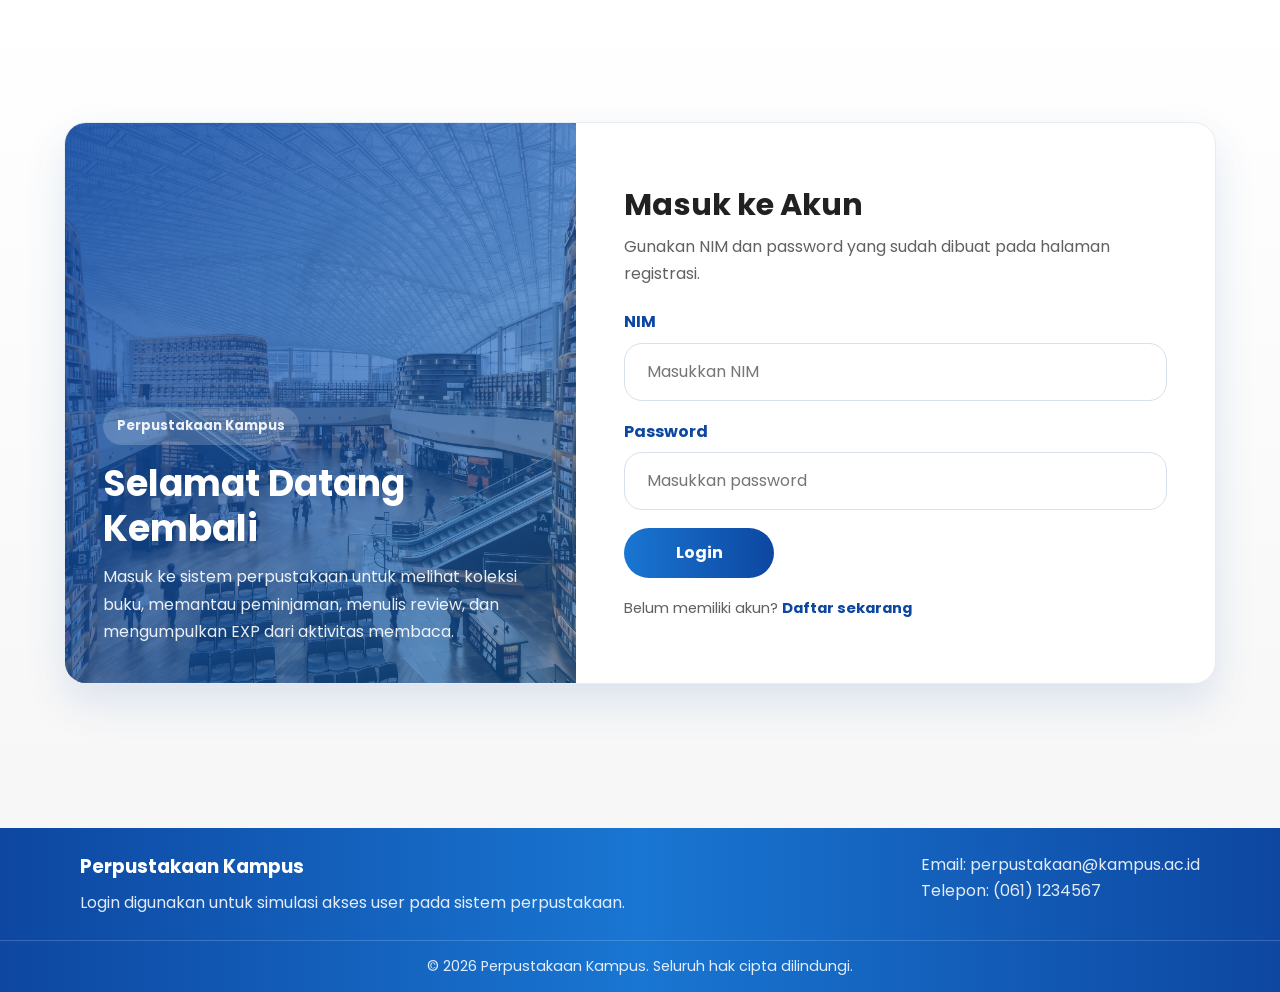
<file: index.html>
<!DOCTYPE html>
<html lang="id">
  <head>
    <meta charset="UTF-8" />
    <meta name="viewport" content="width=device-width, initial-scale=1.0" />
    <title>Website Perpustakaan Kampus</title>

    <link rel="preconnect" href="https://fonts.googleapis.com" />
    <link rel="preconnect" href="https://fonts.gstatic.com" crossorigin />
    <link
      href="https://fonts.googleapis.com/css2?family=Poppins:wght@400;500;600;700&display=swap"
      rel="stylesheet"
    />
    <link rel="icon" type="image/png" href="image/logo.png" />
    <link rel="stylesheet" href="style/style.css" />
    <script>
      // mengarahkan halaman login
      if (!localStorage.getItem("akunLoginPerpustakaan")) {
        window.location.replace("page/login.html");
      }
    </script>
  </head>
  <body>
    <header class="site-header">
      <div class="container nav-wrapper">
        <input type="checkbox" id="nav-check-index" class="nav-check" />

        <nav class="navbar">
          <label
            for="nav-check-index"
            class="nav-toggle"
            aria-label="Buka menu navigasi"
          >
            <span></span>
            <span></span>
            <span></span>
          </label>

          <a href="index.html" class="logo">Perpustakaan Kampus</a>

          <ul class="nav-menu nav-menu-main">
            <li><a href="index.html" class="active">Beranda</a></li>
            <li><a href="./page/koleksi.html">Koleksi</a></li>
            <li><a href="./page/peminjaman.html">Peminjaman</a></li>
          </ul>

          <ul class="nav-menu nav-menu-actions">
            <li>
              <button
                type="button"
                class="nav-icon-link"
                id="btnNotif"
                title="Notifikasi"
                aria-label="Buka notifikasi"
              >
                <span class="nav-svg-icon">
                  <svg xmlns="http://www.w3.org/2000/svg" viewBox="0 0 640 640">
                    <path
                      d="M320 64C306.7 64 296 74.7 296 88L296 97.7C214.6 109.3 152 179.4 152 264L152 278.5C152 316.2 142 353.2 123 385.8L101.1 423.2C97.8 429 96 435.5 96 442.2C96 463.1 112.9 480 133.8 480L506.2 480C527.1 480 544 463.1 544 442.2C544 435.5 542.2 428.9 538.9 423.2L517 385.7C498 353.1 488 316.1 488 278.4L488 263.9C488 179.3 425.4 109.2 344 97.6L344 87.9C344 74.6 333.3 63.9 320 63.9zM488.4 432L151.5 432L164.4 409.9C187.7 370 200 324.6 200 278.5L200 264C200 197.7 253.7 144 320 144C386.3 144 440 197.7 440 264L440 278.5C440 324.7 452.3 370 475.5 409.9L488.4 432zM252.1 528C262 556 288.7 576 320 576C351.3 576 378 556 387.9 528L252.1 528z"
                    />
                  </svg>
                </span>
                <span class="notif-badge" id="notifBadge">0</span>
              </button>
            </li>

            <li>
              <a
                href="page/profile.html"
                class="nav-icon-link"
                title="Profile"
                aria-label="Buka profile"
              >
                <span class="nav-svg-icon">
                  <svg xmlns="http://www.w3.org/2000/svg" viewBox="0 0 640 640">
                    <path
                      d="M320 312C386.3 312 440 258.3 440 192C440 125.7 386.3 72 320 72C253.7 72 200 125.7 200 192C200 258.3 253.7 312 320 312zM290.3 368C191.8 368 112 447.8 112 546.3C112 562.7 125.3 576 141.7 576L498.3 576C514.7 576 528 562.7 528 546.3C528 447.8 448.2 368 349.7 368L290.3 368z"
                    />
                  </svg>
                </span>
              </a>
            </li>
          </ul>
        </nav>
      </div>
    </header>

    <div class="notif-overlay" id="notifOverlay"></div>

    <section class="notif-popup" id="notifPopup" aria-label="Popup notifikasi">
      <div class="notif-header">
        <div>
          <p class="notif-label">Notifikasi</p>
          <h2>Notifikasi</h2>
        </div>

        <button
          type="button"
          id="btnRefreshNotif"
          class="notif-refresh"
          aria-label="Muat ulang notifikasi"
        >
          ↻
        </button>
      </div>

      <div class="notif-tabs">
        <button type="button" class="notif-tab active" data-filter="semua">
          Semua
        </button>

        <button type="button" class="notif-tab" data-filter="belum">
          Belum Dibaca
        </button>
      </div>

      <!--  menampilkan notifikasi -->
      <div class="notif-list" id="notifList">
        <p class="notif-empty">Tidak ada notifikasi</p>
      </div>
    </section>

    <main>
      <section class="hero-slider">
        <div class="container">
          <div class="slider-card">
            <div class="slider-content">
              <p class="slider-label">Perpustakaan Kampus</p>

              <h1 id="sliderJudul">Selamat Datang di Perpustakaan Kampus</h1>

              <p id="sliderDeskripsi">
                Temukan buku akademik, teknologi, jurnal, dan bacaan pilihan
                dengan lebih mudah.
              </p>

              <div class="slider-actions">
                <a
                  href="page/koleksi.html"
                  class="btn-primary"
                  id="sliderTombol"
                >
                  Lihat Koleksi
                </a>

                <div class="slider-controls">
                  <button
                    type="button"
                    class="slider-control"
                    id="sliderPrev"
                    aria-label="Slide sebelumnya"
                  >
                    ‹
                  </button>

                  <button
                    type="button"
                    class="slider-control"
                    id="sliderNext"
                    aria-label="Slide berikutnya"
                  >
                    ›
                  </button>
                </div>
              </div>

              <div id="sliderIndikator" class="slider-dots"></div>
            </div>

            <div class="slider-image">
              <img
                src="image/pemrograman web dasar.png"
                alt="Banner Perpustakaan Kampus"
                id="sliderGambar"
              />
            </div>
          </div>
        </div>
      </section>

      <section class="hero">
        <div class="container">
          <div class="hero-content">
            <p class="hero-label">Cari Koleksi Buku</p>

            <h1>Temukan Buku yang Dibutuhkan dengan Lebih Mudah</h1>

            <p class="hero-text">
              Gunakan pencarian dan kategori untuk menemukan buku yang sesuai
              sebelum mengajukan peminjaman.
            </p>

            <form class="search-box">
              <input
                type="search"
                placeholder="Cari judul buku atau nama penulis..."
              />
              <button type="submit">Cari</button>
            </form>

            <div class="category-list">
              <span class="category active">Semua</span>
              <span class="category">Teknologi</span>
              <span class="category">Akademik</span>
              <span class="category">Desain</span>
              <span class="category">Informatika</span>
              <span class="category">Jurnal</span>
              <span class="category">Non-Fiksi</span>
            </div>
          </div>
        </div>
      </section>

      <section class="info-section">
        <div class="container">
          <div class="info-box">
            <div class="info-text">
              <p class="section-label">Informasi Singkat</p>
              <h2>Layanan Perpustakaan Kampus</h2>
              <p>
                Website ini membantu mahasiswa melihat koleksi buku, membaca
                ringkasan buku, mengajukan peminjaman, serta memantau status
                peminjaman secara sederhana.
              </p>
            </div>

            <div class="info-stats">
              <div class="stat-item">
                <h3>120+</h3>
                <p>Total Buku</p>
              </div>

              <div class="stat-item">
                <h3>84</h3>
                <p>Tersedia</p>
              </div>

              <div class="stat-item">
                <h3>36</h3>
                <p>Dipinjam</p>
              </div>

              <div class="stat-item">
                <h3>8</h3>
                <p>Kategori</p>
              </div>
            </div>
          </div>
        </div>
      </section>

      <section class="book-section">
        <div class="container">
          <div class="section-header">
            <div>
              <p class="section-label">Koleksi Buku</p>
              <h2>Buku Terbaru</h2>
            </div>

            <a href="page/koleksi.html" class="section-link">Lihat Semua</a>
          </div>

          <!-- menampilkan data buku -->
          <div class="book-grid" id="bookTerbaru"></div>
        </div>
      </section>

      <section class="book-section">
        <div class="container">
          <div class="section-header">
            <div>
              <p class="section-label">Rekomendasi</p>
              <h2>Pilihan Bacaan</h2>
            </div>

            <a href="page/koleksi.html" class="section-link">Lihat Semua</a>
          </div>

          <div class="book-grid" id="bookRekomendasi"></div>
        </div>
      </section>

      <section class="info-section">
        <div class="container">
          <div class="info-box">
            <div class="info-text">
              <h2>Kumpulkan EXP dari Aktivitas Membaca</h2>
              <p>
                Mahasiswa yang aktif meminjam buku dan mengunjungi perpustakaan
                dapat memperoleh EXP. Setelah mencapai level tertentu, user
                berkesempatan mengikuti program reward dari perpustakaan.
              </p>

              <div class="form-actions mt-16">
                <a href="page/profile.html" class="btn-primary"
                  >Lihat Profile</a
                >
                <a href="page/peminjaman.html" class="btn-secondary">
                  Ajukan Peminjaman
                </a>
              </div>
            </div>

            <div class="info-stats">
              <div class="stat-item">
                <h3>+10</h3>
                <p>EXP Peminjaman</p>
              </div>

              <div class="stat-item">
                <h3>+20</h3>
                <p>EXP Pengembalian</p>
              </div>

              <div class="stat-item">
                <h3>+5</h3>
                <p>EXP Kunjungan</p>
              </div>

              <div class="stat-item">
                <h3>Lv.10</h3>
                <p>Reward Aktif</p>
              </div>
            </div>
          </div>
        </div>
      </section>
    </main>

    <footer class="site-footer">
      <div class="container footer-content">
        <div>
          <h3>Perpustakaan Kampus</h3>
          <p>
            Website informasi koleksi buku, layanan peminjaman, dan aktivitas
            perpustakaan kampus.
          </p>
        </div>

        <div>
          <p>Email: perpustakaan@kampus.ac.id</p>
          <p>Telepon: (061) 1234567</p>
        </div>
      </div>

      <div class="footer-bottom">
        <p>&copy; 2026 Perpustakaan Kampus. Seluruh hak cipta dilindungi.</p>
      </div>
    </footer>

    <script src="js/data.js"></script>
    <script src="js/scripts.js"></script>
  </body>
</html>
</file>
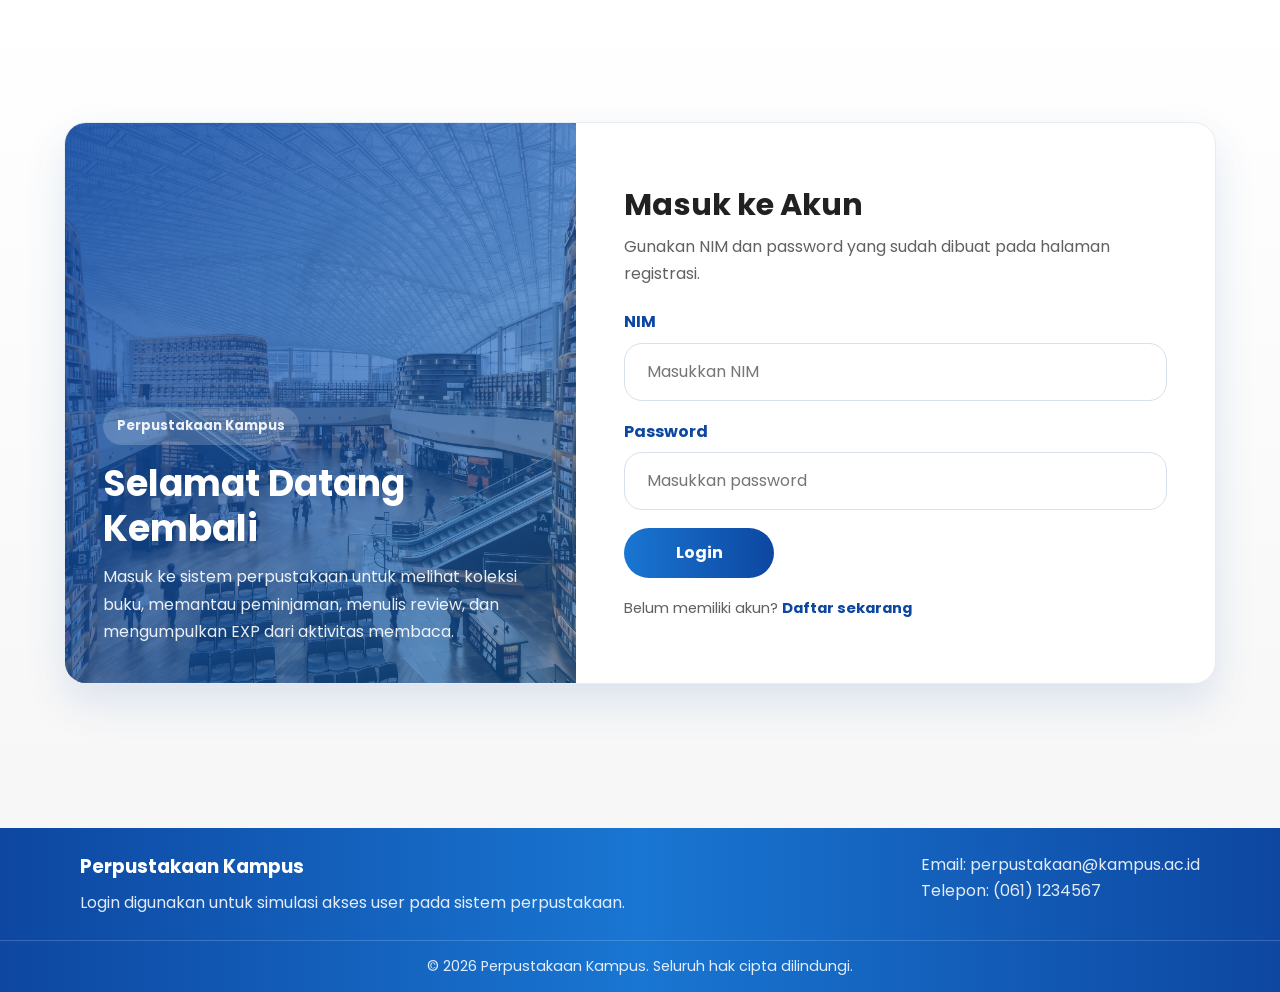
<file: page/detailbuku.html>
<!DOCTYPE html>
<html lang="id">
  <head>
    <meta charset="UTF-8" />
    <meta name="viewport" content="width=device-width, initial-scale=1.0" />
    <title>Detail Buku | Perpustakaan Kampus</title>

    <link rel="preconnect" href="https://fonts.googleapis.com" />
    <link rel="preconnect" href="https://fonts.gstatic.com" crossorigin />
    <link
      href="https://fonts.googleapis.com/css2?family=Poppins:wght@400;500;600;700&display=swap"
      rel="stylesheet"
    />
    <link rel="icon" type="image/png" href="../image/logo.png" />
    <link rel="stylesheet" href="../style/style.css" />
  </head>
  <body>
    <header class="site-header">
      <div class="container nav-wrapper">
        <input type="checkbox" id="nav-check-detail" class="nav-check" />

        <nav class="navbar">
          <label
            for="nav-check-detail"
            class="nav-toggle"
            aria-label="Buka menu navigasi"
          >
            <span></span>
            <span></span>
            <span></span>
          </label>

          <a href="../index.html" class="logo">Perpustakaan Kampus</a>

          <ul class="nav-menu nav-menu-main">
            <li><a href="../index.html">Beranda</a></li>
            <li><a href="koleksi.html" class="active">Koleksi</a></li>
            <li><a href="peminjaman.html">Peminjaman</a></li>
          </ul>

          <ul class="nav-menu nav-menu-actions">
            <li>
              <button
                type="button"
                class="nav-icon-link"
                id="btnNotif"
                title="Notifikasi"
                aria-label="Buka notifikasi"
              >
                <span class="nav-svg-icon">
                  <svg xmlns="http://www.w3.org/2000/svg" viewBox="0 0 640 640">
                    <path
                      d="M320 64C306.7 64 296 74.7 296 88L296 97.7C214.6 109.3 152 179.4 152 264L152 278.5C152 316.2 142 353.2 123 385.8L101.1 423.2C97.8 429 96 435.5 96 442.2C96 463.1 112.9 480 133.8 480L506.2 480C527.1 480 544 463.1 544 442.2C544 435.5 542.2 428.9 538.9 423.2L517 385.7C498 353.1 488 316.1 488 278.4L488 263.9C488 179.3 425.4 109.2 344 97.6L344 87.9C344 74.6 333.3 63.9 320 63.9zM488.4 432L151.5 432L164.4 409.9C187.7 370 200 324.6 200 278.5L200 264C200 197.7 253.7 144 320 144C386.3 144 440 197.7 440 264L440 278.5C440 324.7 452.3 370 475.5 409.9L488.4 432zM252.1 528C262 556 288.7 576 320 576C351.3 576 378 556 387.9 528L252.1 528z"
                    />
                  </svg>
                </span>
                <span class="notif-badge" id="notifBadge">0</span>
              </button>
            </li>

            <li>
              <a
                href="profile.html"
                class="nav-icon-link"
                title="Profile"
                aria-label="Buka profile"
              >
                <span class="nav-svg-icon">
                  <svg xmlns="http://www.w3.org/2000/svg" viewBox="0 0 640 640">
                    <path
                      d="M320 312C386.3 312 440 258.3 440 192C440 125.7 386.3 72 320 72C253.7 72 200 125.7 200 192C200 258.3 253.7 312 320 312zM290.3 368C191.8 368 112 447.8 112 546.3C112 562.7 125.3 576 141.7 576L498.3 576C514.7 576 528 562.7 528 546.3C528 447.8 448.2 368 349.7 368L290.3 368z"
                    />
                  </svg>
                </span>
              </a>
            </li>
          </ul>
        </nav>
      </div>
    </header>

    <div class="notif-overlay" id="notifOverlay"></div>

    <section class="notif-popup" id="notifPopup" aria-label="Popup notifikasi">
      <div class="notif-header">
        <div>
          <p class="notif-label">Notifikasi</p>
          <h2>Notifikasi</h2>
        </div>

        <button
          type="button"
          id="btnRefreshNotif"
          class="notif-refresh"
          aria-label="Muat ulang notifikasi"
        >
          ↻
        </button>
      </div>

      <div class="notif-tabs">
        <button type="button" class="notif-tab active" data-filter="semua">
          Semua
        </button>

        <button type="button" class="notif-tab" data-filter="belum">
          Belum Dibaca
        </button>
      </div>

      <!--  menampilkan notifikasi -->
      <div class="notif-list" id="notifList">
        <p class="notif-empty">Tidak ada notifikasi</p>
      </div>
    </section>
    <main>
      <section class="content-section">
        <div class="container">
          <div class="detail-layout">
            <aside class="detail-left">
              <div class="detail-cover">
                <img id="detailGambar" src="" alt="Cover buku" />
              </div>

              <div class="detail-action">
                <p class="section-label">Ketersediaan Buku</p>
                <h2 id="detailStatus">Tersedia</h2>
                <p id="detailStok">Stok buku tersedia</p>

                <a
                  href="peminjaman.html"
                  class="btn-primary detail-btn"
                  id="btnPinjamDetail"
                  >Pinjam Sekarang</a
                >
                <a href="../index.html" class="btn-secondary detail-btn"
                  >Kembali</a
                >
              </div>
            </aside>

            <section class="detail-content">
              <!-- kode untuk menampilkan data buku -->
              <div class="book-grid" id="koleksiGrid"></div>
              <p class="section-label" id="detailKategori">Kategori</p>
              <h1 id="detailJudul">Judul Buku</h1>
              <p class="detail-jenis" id="detailJenis">Jenis Buku</p>
              <div class="detail-meta-top">
                <span id="detailPenulis">Nama Penulis</span>
                <span id="detailRak">Rak Buku</span>
              </div>
              <div class="detail-tag-list" id="detailTagList"></div>

              <div class="detail-sinopsis">
                <h2>Sinopsis</h2>
                <p id="detailSinopsis">
                  Sinopsis buku akan ditampilkan pada bagian ini.
                </p>
              </div>

              <div class="detail-karakteristik">
                <h2>Karakteristik Isi Buku</h2>
                <ul id="detailKarakteristik">
                  <li>Karakteristik buku akan ditampilkan pada bagian ini.</li>
                </ul>
              </div>

              <div class="detail-info">
                <div>
                  <span>Tahun Terbit</span>
                  <strong id="detailTahun">2024</strong>
                </div>
                <div>
                  <span>Jumlah Pembaca</span>
                  <strong id="detailPembaca">0 pembaca</strong>
                </div>
                <div>
                  <span>Letak Rak</span>
                  <strong id="detailRakInfo">Rak</strong>
                </div>
                <div>
                  <span>Status</span>
                  <strong id="detailStatusInfo">Tersedia</strong>
                </div>
              </div>

              <section class="book-section detail-related">
                <div class="section-header">
                  <div>
                    <p class="section-label">Rekomendasi</p>
                    <h2>Buku Terkait</h2>
                  </div>
                  <a href="koleksi.html" class="section-link">Lihat Semua</a>
                </div>

                <div class="related-grid">
                  <article class="related-card">
                    <img src="../image/desain UIUX.png" alt="Desain UI Dasar" />
                    <h3>Desain UI Dasar</h3>
                    <p>Yoga Saputra</p>
                  </article>

                  <article class="related-card">
                    <img
                      src="../image/basis data.png"
                      alt="Basis Data Modern"
                    />
                    <h3>Basis Data Modern</h3>
                    <p>Rina Kurniawati</p>
                  </article>

                  <article class="related-card">
                    <img
                      src="../image/algoritma dan struktur data.png"
                      alt="Algoritma dan Struktur Data"
                    />
                    <h3>Algoritma dan Struktur Data</h3>
                    <p>Fajar Nugroho</p>
                  </article>
                </div>
              </section>
            </section>
          </div>
        </div>
      </section>
    </main>

    <footer class="site-footer">
      <div class="container footer-content">
        <div>
          <h3>Perpustakaan Kampus</h3>
          <p>Website informasi koleksi buku dan layanan perpustakaan kampus.</p>
        </div>
        <div>
          <p>Email: perpustakaan@kampus.ac.id</p>
          <p>Telepon: (061) 1234567</p>
        </div>
      </div>
      <div class="footer-bottom">
        <p>&copy; 2026 Perpustakaan Kampus. Seluruh hak cipta dilindungi.</p>
      </div>
    </footer>
    <script src="../js/data.js"></script>
    <script src="../js/scripts.js"></script>
  </body>
</html>
</file>
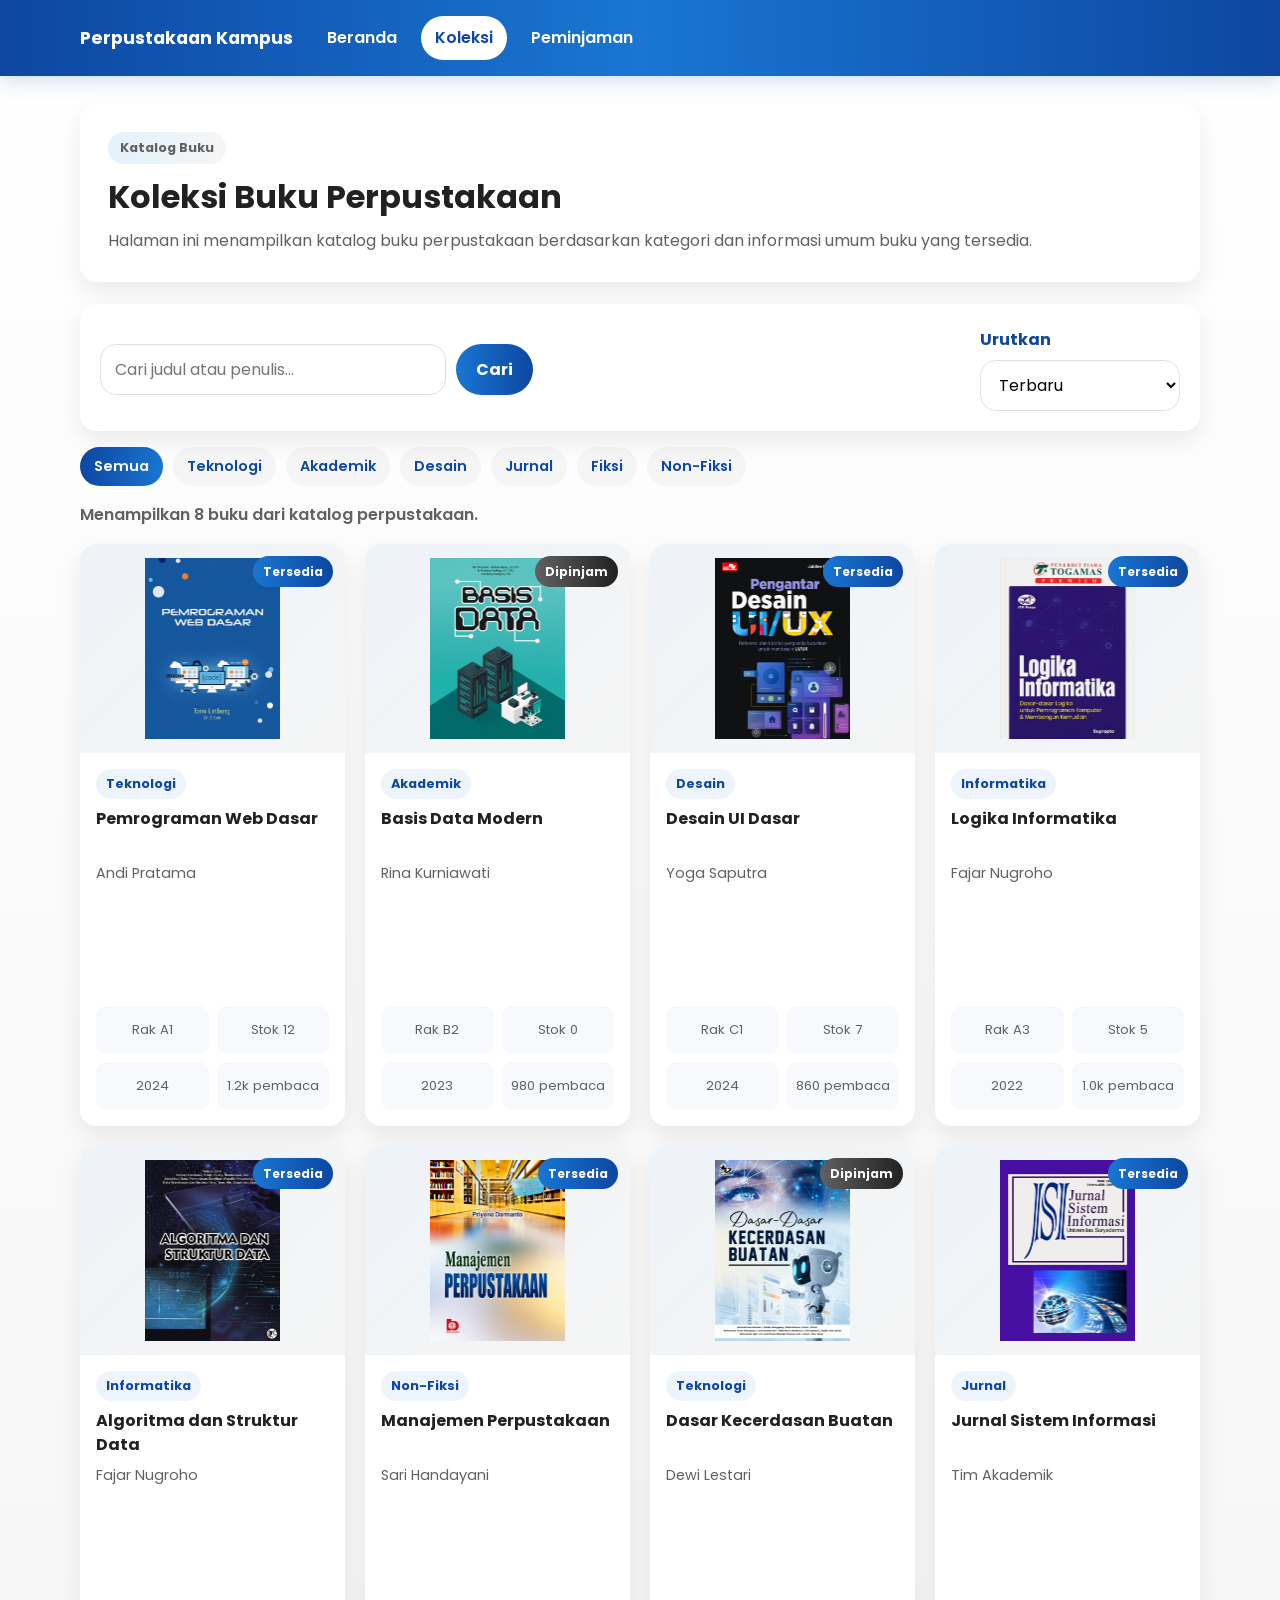
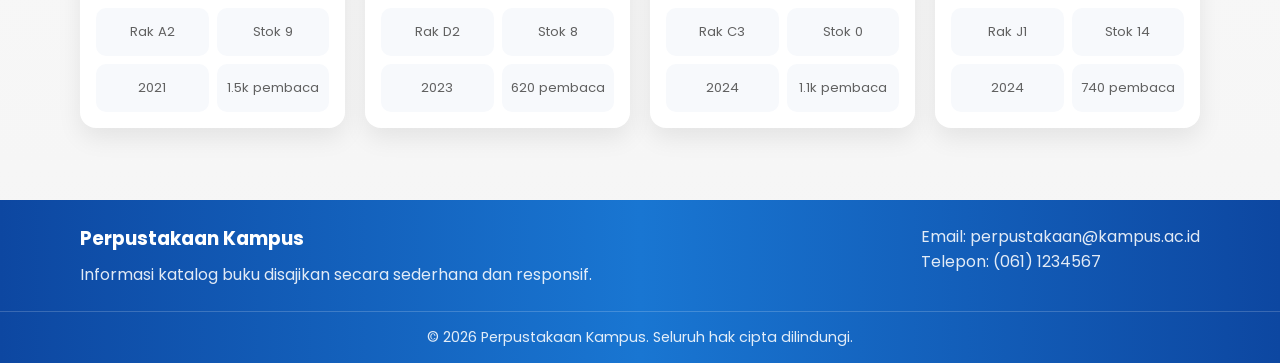
<file: page/koleksi.html>
<!DOCTYPE html>
<html lang="id">
<head>
  <meta charset="UTF-8">
  <meta name="viewport" content="width=device-width, initial-scale=1.0">
  <title>Koleksi Buku | Perpustakaan Kampus</title>

  <link rel="preconnect" href="https://fonts.googleapis.com">
  <link rel="preconnect" href="https://fonts.gstatic.com" crossorigin>
  <link href="https://fonts.googleapis.com/css2?family=Poppins:wght@400;500;600;700&display=swap" rel="stylesheet">

  <link rel="stylesheet" href="../style/style.css">
</head>
<body>
  <header class="site-header">
    <div class="container nav-wrapper">
      <input type="checkbox" id="nav-check-koleksi" class="nav-check">
      <nav class="navbar">
        <label for="nav-check-koleksi" class="nav-toggle" aria-label="Buka menu navigasi">
          <span></span>
          <span></span>
          <span></span>
        </label>

        <a href="../index.html" class="logo">Perpustakaan Kampus</a>

        <ul class="nav-menu">
          <li><a href="../index.html">Beranda</a></li>
          <li><a href="koleksi.html" class="active" >Koleksi</a></li>          
          <li><a href="peminjaman.html">Peminjaman</a></li>
        </ul>        
      </nav>
    </div>
  </header>

  <main>
    <section class="page-hero">
      <div class="container">
        <div class="page-intro">
          <p class="hero-label">Katalog Buku</p>
          <h1>Koleksi Buku Perpustakaan</h1>
          <p>
            Halaman ini menampilkan katalog buku perpustakaan berdasarkan kategori
            dan informasi umum buku yang tersedia.
          </p>
        </div>
      </div>
    </section>

    <section class="content-section">
      <div class="container">
        <div class="toolbar">
          <form class="toolbar-search">
            <input type="search" placeholder="Cari judul atau penulis...">
            <button type="submit" class="btn-primary">Cari</button>
          </form>

          <div class="toolbar-side">
            <label for="sort">Urutkan</label>
            <select id="sort">
              <option>Terbaru</option>
              <option>Terlama</option>
              <option>Terpopuler</option>
              <option>Stok Terbanyak</option>
            </select>
          </div>
        </div>

        <div class="category-chips">
          <span class="category-chip active">Semua</span>
          <span class="category-chip">Teknologi</span>
          <span class="category-chip">Akademik</span>
          <span class="category-chip">Desain</span>
          <span class="category-chip">Jurnal</span>
          <span class="category-chip">Fiksi</span>
          <span class="category-chip">Non-Fiksi</span>
        </div>

        <p class="result-bar">Menampilkan 8 buku dari katalog perpustakaan.</p>

        <div class="book-grid">
          <article class="book-card">
            <div class="book-image">
              <img src="../image/pemrograman web dasar.png" alt="Pemrograman Web Dasar">
              <span class="status tersedia">Tersedia</span>
            </div>
            <div class="book-content">
              <p class="book-tag">Teknologi</p>
              <h3>Pemrograman Web Dasar</h3>
              <p class="author">Andi Pratama</p>
              <div class="meta">
                <span>Rak A1</span><span>Stok 12</span><span>2024</span><span>1.2k pembaca</span>
              </div>
            </div>
          </article>

          <article class="book-card">
            <div class="book-image">
              <img src="../image/basis data.png" alt="Basis Data Modern">
              <span class="status dipinjam">Dipinjam</span>
            </div>
            <div class="book-content">
              <p class="book-tag">Akademik</p>
              <h3>Basis Data Modern</h3>
              <p class="author">Rina Kurniawati</p>
              <div class="meta">
                <span>Rak B2</span><span>Stok 0</span><span>2023</span><span>980 pembaca</span>
              </div>
            </div>
          </article>

          <article class="book-card">
            <div class="book-image">
              <img src="../image/desain UIUX.png" alt="Desain UI Dasar">
              <span class="status tersedia">Tersedia</span>
            </div>
            <div class="book-content">
              <p class="book-tag">Desain</p>
              <h3>Desain UI Dasar</h3>
              <p class="author">Yoga Saputra</p>
              <div class="meta">
                <span>Rak C1</span><span>Stok 7</span><span>2024</span><span>860 pembaca</span>
              </div>
            </div>
          </article>

          <article class="book-card">
            <div class="book-image">
              <img src="../image/Logika Informatika.png" alt="Logika Informatika">
              <span class="status tersedia">Tersedia</span>
            </div>
            <div class="book-content">
              <p class="book-tag">Informatika</p>
              <h3>Logika Informatika</h3>
              <p class="author">Fajar Nugroho</p>
              <div class="meta">
                <span>Rak A3</span><span>Stok 5</span><span>2022</span><span>1.0k pembaca</span>
              </div>
            </div>
          </article>

          <article class="book-card">
            <div class="book-image">
              <img src="../image/algoritma dan struktur data.png" alt="Algoritma dan Struktur Data">
              <span class="status tersedia">Tersedia</span>
            </div>
            <div class="book-content">
              <p class="book-tag">Informatika</p>
              <h3>Algoritma dan Struktur Data</h3>
              <p class="author">Fajar Nugroho</p>
              <div class="meta">
                <span>Rak A2</span><span>Stok 9</span><span>2021</span><span>1.5k pembaca</span>
              </div>
            </div>
          </article>

          <article class="book-card">
            <div class="book-image">
              <img src="../image/buku manajemen perpustakaan.png" alt="Manajemen Perpustakaan">
              <span class="status tersedia">Tersedia</span>
            </div>
            <div class="book-content">
              <p class="book-tag">Non-Fiksi</p>
              <h3>Manajemen Perpustakaan</h3>
              <p class="author">Sari Handayani</p>
              <div class="meta">
                <span>Rak D2</span><span>Stok 8</span><span>2023</span><span>620 pembaca</span>
              </div>
            </div>
          </article>

          <article class="book-card">
            <div class="book-image">
              <img src="../image/AI.png" alt="Dasar Kecerdasan Buatan">
              <span class="status dipinjam">Dipinjam</span>
            </div>
            <div class="book-content">
              <p class="book-tag">Teknologi</p>
              <h3>Dasar Kecerdasan Buatan</h3>
              <p class="author">Dewi Lestari</p>
              <div class="meta">
                <span>Rak C3</span><span>Stok 0</span><span>2024</span><span>1.1k pembaca</span>
              </div>
            </div>
          </article>

          <article class="book-card">
            <div class="book-image">
              <img src="../image/jurnal SI.png" alt="Jurnal Sistem Informasi">
              <span class="status tersedia">Tersedia</span>
            </div>
            <div class="book-content">
              <p class="book-tag">Jurnal</p>
              <h3>Jurnal Sistem Informasi</h3>
              <p class="author">Tim Akademik</p>
              <div class="meta">
                <span>Rak J1</span><span>Stok 14</span><span>2024</span><span>740 pembaca</span>
              </div>
            </div>
          </article>
        </div>
      </div>
    </section>
  </main>

  <footer class="site-footer">
    <div class="container footer-content">
      <div>
        <h3>Perpustakaan Kampus</h3>
        <p>Informasi katalog buku disajikan secara sederhana dan responsif.</p>
      </div>
      <div>
        <p>Email: perpustakaan@kampus.ac.id</p>
        <p>Telepon: (061) 1234567</p>
      </div>
    </div>
    <div class="footer-bottom">
      <p>&copy; 2026 Perpustakaan Kampus. Seluruh hak cipta dilindungi.</p>
    </div>
  </footer>
</body>
</html>
</file>
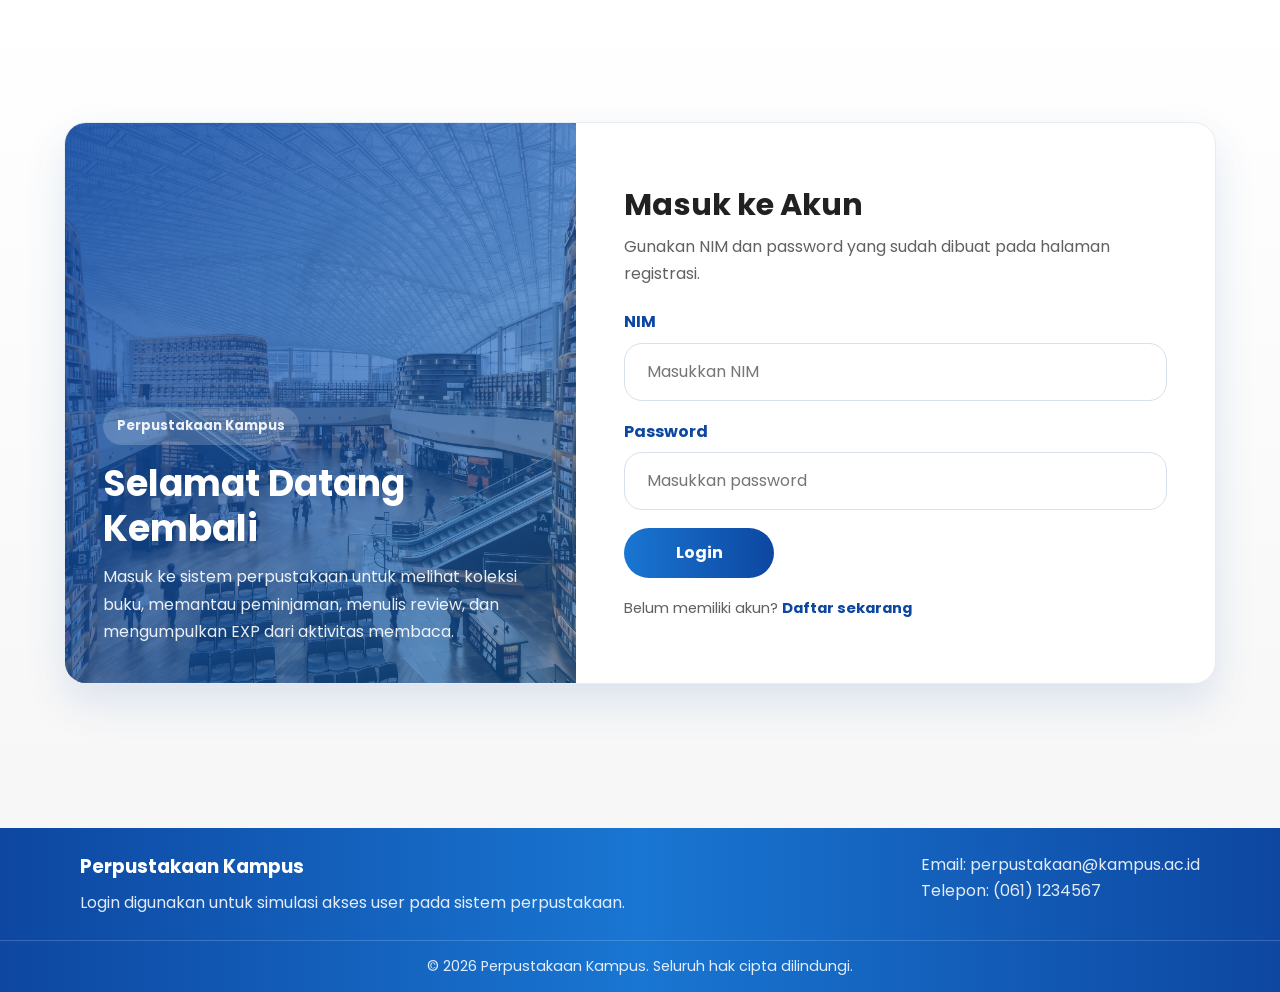
<file: page/login.html>
<!DOCTYPE html>
<html lang="id">
  <head>
    <meta charset="UTF-8" />
    <meta name="viewport" content="width=device-width, initial-scale=1.0" />
    <title>Login | Perpustakaan Kampus</title>

    <link rel="preconnect" href="https://fonts.googleapis.com" />
    <link rel="preconnect" href="https://fonts.gstatic.com" crossorigin />
    <link
      href="https://fonts.googleapis.com/css2?family=Poppins:wght@400;500;600;700&display=swap"
      rel="stylesheet"
    />
    <link rel="icon" type="image/png" href="../image/logo.png" />
    <link rel="stylesheet" href="../style/style.css" />
  </head>

  <body>
    <main>
      <section class="auth-section auth-split-section">
        <div class="container">
          <div class="auth-split-card">
            <aside class="auth-image-side auth-login-bg">
              <div class="auth-image-content">
                <p class="auth-image-label">Perpustakaan Kampus</p>

                <h2>Selamat Datang Kembali</h2>

                <p>
                  Masuk ke sistem perpustakaan untuk melihat koleksi buku,
                  memantau peminjaman, menulis review, dan mengumpulkan EXP dari
                  aktivitas membaca.
                </p>
              </div>
            </aside>

            <section class="auth-form-side">
              <div class="auth-card auth-card-split">
                <h1>Masuk ke Akun</h1>
                <p>
                  Gunakan NIM dan password yang sudah dibuat pada halaman
                  registrasi.
                </p>

                <form id="formLogin">
                  <div class="form-group">
                    <label for="loginNim">NIM</label>
                    <input
                      type="text"
                      id="loginNim"
                      placeholder="Masukkan NIM"
                      required
                    />
                  </div>

                  <div class="form-group">
                    <label for="loginPassword">Password</label>
                    <input
                      type="password"
                      id="loginPassword"
                      placeholder="Masukkan password"
                      required
                    />
                  </div>

                  <div class="form-actions">
                    <button type="submit" class="btn-primary">Login</button>
                  </div>

                  <p class="auth-link">
                    Belum memiliki akun?
                    <a href="register.html">Daftar sekarang</a>
                  </p>
                </form>
              </div>
            </section>
          </div>
        </div>
      </section>
    </main>

    <footer class="site-footer">
      <div class="container footer-content">
        <div>
          <h3>Perpustakaan Kampus</h3>
          <p>
            Login digunakan untuk simulasi akses user pada sistem perpustakaan.
          </p>
        </div>

        <div>
          <p>Email: perpustakaan@kampus.ac.id</p>
          <p>Telepon: (061) 1234567</p>
        </div>
      </div>

      <div class="footer-bottom">
        <p>&copy; 2026 Perpustakaan Kampus. Seluruh hak cipta dilindungi.</p>
      </div>
    </footer>

    <script src="../js/data.js"></script>
    <script src="../js/scripts.js"></script>
  </body>
</html>
</file>
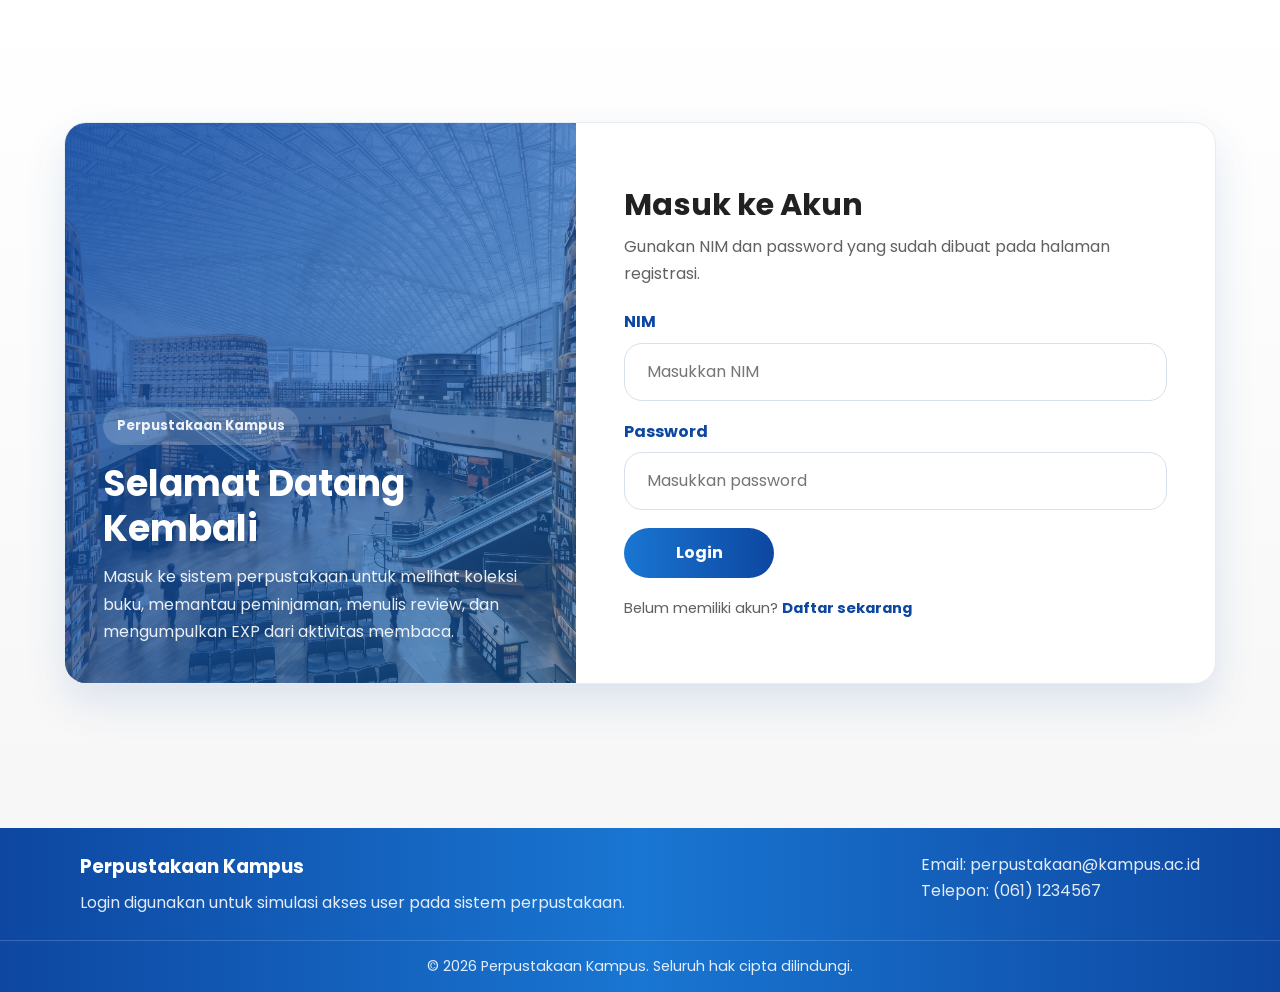
<file: page/peminjaman.html>
<!DOCTYPE html>
<html lang="id">
  <head>
    <meta charset="UTF-8" />
    <meta name="viewport" content="width=device-width, initial-scale=1.0" />
    <title>Peminjaman Buku | Perpustakaan Kampus</title>

    <link rel="preconnect" href="https://fonts.googleapis.com" />
    <link rel="preconnect" href="https://fonts.gstatic.com" crossorigin />
    <link
      href="https://fonts.googleapis.com/css2?family=Poppins:wght@400;500;600;700&display=swap"
      rel="stylesheet"
    />
    <link rel="icon" type="image/png" href="../image/logo.png" />
    <link rel="stylesheet" href="../style/style.css" />
  </head>

  <body>
    <header class="site-header">
      <div class="container nav-wrapper">
        <input type="checkbox" id="nav-check-peminjaman" class="nav-check" />

        <nav class="navbar">
          <label
            for="nav-check-peminjaman"
            class="nav-toggle"
            aria-label="Buka menu navigasi"
          >
            <span></span>
            <span></span>
            <span></span>
          </label>

          <a href="../index.html" class="logo">Perpustakaan Kampus</a>

          <ul class="nav-menu nav-menu-main">
            <li><a href="../index.html">Beranda</a></li>
            <li><a href="koleksi.html">Koleksi</a></li>
            <li><a href="peminjaman.html" class="active">Peminjaman</a></li>
          </ul>

          <ul class="nav-menu nav-menu-actions">
            <li>
              <button
                type="button"
                class="nav-icon-link"
                id="btnNotif"
                title="Notifikasi"
                aria-label="Buka notifikasi"
              >
                <span class="nav-svg-icon">
                  <svg xmlns="http://www.w3.org/2000/svg" viewBox="0 0 640 640">
                    <path
                      d="M320 64C306.7 64 296 74.7 296 88L296 97.7C214.6 109.3 152 179.4 152 264L152 278.5C152 316.2 142 353.2 123 385.8L101.1 423.2C97.8 429 96 435.5 96 442.2C96 463.1 112.9 480 133.8 480L506.2 480C527.1 480 544 463.1 544 442.2C544 435.5 542.2 428.9 538.9 423.2L517 385.7C498 353.1 488 316.1 488 278.4L488 263.9C488 179.3 425.4 109.2 344 97.6L344 87.9C344 74.6 333.3 63.9 320 63.9zM488.4 432L151.5 432L164.4 409.9C187.7 370 200 324.6 200 278.5L200 264C200 197.7 253.7 144 320 144C386.3 144 440 197.7 440 264L440 278.5C440 324.7 452.3 370 475.5 409.9L488.4 432zM252.1 528C262 556 288.7 576 320 576C351.3 576 378 556 387.9 528L252.1 528z"
                    />
                  </svg>
                </span>
                <span class="notif-badge" id="notifBadge">0</span>
              </button>
            </li>

            <li>
              <a
                href="profile.html"
                class="nav-icon-link"
                title="Profile"
                aria-label="Buka profile"
              >
                <span class="nav-svg-icon">
                  <svg xmlns="http://www.w3.org/2000/svg" viewBox="0 0 640 640">
                    <path
                      d="M320 312C386.3 312 440 258.3 440 192C440 125.7 386.3 72 320 72C253.7 72 200 125.7 200 192C200 258.3 253.7 312 320 312zM290.3 368C191.8 368 112 447.8 112 546.3C112 562.7 125.3 576 141.7 576L498.3 576C514.7 576 528 562.7 528 546.3C528 447.8 448.2 368 349.7 368L290.3 368z"
                    />
                  </svg>
                </span>
              </a>
            </li>
          </ul>
        </nav>
      </div>
    </header>

    <div class="notif-overlay" id="notifOverlay"></div>

    <section class="notif-popup" id="notifPopup" aria-label="Popup notifikasi">
      <div class="notif-header">
        <div>
          <p class="notif-label">Pusat Informasi</p>
          <h2>Notifikasi</h2>
        </div>

        <button
          type="button"
          id="btnRefreshNotif"
          class="notif-refresh"
          aria-label="Muat ulang notifikasi"
        >
          ↻
        </button>
      </div>

      <div class="notif-tabs">
        <button type="button" class="notif-tab active" data-filter="semua">
          Semua
        </button>

        <button type="button" class="notif-tab" data-filter="belum">
          Belum Dibaca
        </button>
      </div>

      <!--  menampilkan notifikasi -->
      <div class="notif-list" id="notifList">
        <p class="notif-empty">Tidak ada notifikasi</p>
      </div>
    </section>

    <main>
      <section class="content-section loan-v2-page">
        <div class="container">
          <div class="loan-v2-layout">
            <div class="loan-v2-main">
              <div class="loan-v2-heading">
                <h1>Pengajuan Peminjaman Buku</h1>
                <p>
                  Ajukan peminjaman buku perpustakaan secara digital. Data yang
                  dikirim akan masuk ke tabel peminjaman dan menunggu proses
                  persetujuan.
                </p>
              </div>

              <section class="loan-v2-form-card">
                <form id="formPeminjaman">
                  <div class="loan-v2-form-grid">
                    <div class="form-group">
                      <label for="nama">Nama Mahasiswa</label>
                      <input
                        type="text"
                        id="nama"
                        placeholder="Masukkan nama lengkap"
                        required
                      />
                    </div>

                    <div class="form-group">
                      <label for="nim">NIM</label>
                      <input
                        type="text"
                        id="nim"
                        placeholder="Masukkan NIM"
                        minlength="8"
                        required
                      />
                    </div>

                    <div class="form-group">
                      <label for="kategori">Kategori Buku</label>
                      <select id="kategori" required>
                        <option value="Semua">Semua</option>
                        <option value="Teknologi">Teknologi</option>
                        <option value="Akademik">Akademik</option>
                        <option value="Desain">Desain</option>
                        <option value="Informatika">Informatika</option>
                        <option value="Jurnal">Jurnal</option>
                        <option value="Non-Fiksi">Non-Fiksi</option>
                      </select>
                    </div>

                    <div class="form-group">
                      <label for="judul">Judul Buku</label>
                      <input
                        type="text"
                        id="judul"
                        placeholder="Ketik judul buku"
                        autocomplete="off"
                        required
                      />

                      <!-- saran buku ditampilkan sesuai kategori -->
                      <div class="saran-buku-list" id="saranBukuList"></div>
                    </div>

                    <div class="form-group">
                      <label for="tanggal">Tanggal Peminjaman</label>
                      <input
                        type="date"
                        id="tanggal"
                        class="tanggal-readonly"
                        readonly
                        required
                      />
                    </div>

                    <div class="form-group">
                      <label for="tanggalKembaliPreview">Tanggal Kembali</label>
                      <input
                        type="text"
                        id="tanggalKembaliPreview"
                        class="tanggal-readonly"
                        placeholder="Otomatis +7 hari"
                        readonly
                      />
                    </div>
                  </div>

                  <div class="loan-v2-form-actions">
                    <button type="reset" class="btn-secondary">Reset</button>

                    <button
                      type="submit"
                      class="btn-primary"
                      id="btnSimpanPeminjaman"
                    >
                      Kirim Peminjaman
                    </button>
                  </div>
                </form>
              </section>
            </div>

            <aside class="loan-v2-sidebar">
              <section class="loan-v2-summary-card">
                <h2>Ringkasan Peminjaman</h2>

                <div class="loan-v2-summary-list">
                  <div>
                    <span>Durasi</span>
                    <strong id="loanDurasiInfo">7 Hari</strong>
                  </div>

                  <div>
                    <span>Maksimal Pinjam</span>
                    <strong id="loanMaksimalInfo">1 Buku</strong>
                  </div>

                  <div>
                    <span>Denda Terlambat</span>
                    <strong id="loanDendaInfo">Rp 1.000 / Hari</strong>
                  </div>

                  <div>
                    <span>Persetujuan</span>
                    <strong id="loanTimerInfo">30 Detik</strong>
                  </div>
                </div>
              </section>

              <section class="loan-v2-process-card">
                <h3>Proses Verifikasi</h3>

                <div class="loan-v2-process-list">
                  <div>
                    <span>1</span>
                    <p>Data peminjaman dikirim melalui form.</p>
                  </div>

                  <div>
                    <span>2</span>
                    <p>Status awal menjadi menunggu persetujuan.</p>
                  </div>

                  <div>
                    <span>3</span>
                    <p>Sistem menyetujui peminjaman secara otomatis.</p>
                  </div>

                  <div>
                    <span>4</span>
                    <p>Buku dikembalikan sesuai tanggal kembali.</p>
                  </div>
                </div>
              </section>
            </aside>

            <section class="loan-v2-table-section">
              <div class="loan-v2-table-card">
                <div class="loan-v2-table-header">
                  <h2>Data Peminjaman Buku</h2>
                </div>

                <div class="loan-v2-table-wrapper">
                  <table class="loan-v2-table">
                    <thead>
                      <tr>
                        <th>No</th>
                        <th>Judul Buku</th>
                        <th>Kategori</th>
                        <th>Tanggal Pinjam</th>
                        <th>Tanggal Kembali</th>
                        <th>Status</th>
                        <th>Denda</th>
                        <th>Aksi</th>
                      </tr>
                    </thead>

                    <tbody id="tabelPeminjamanBody">
                      <tr>
                        <td colspan="8" class="table-empty">
                          Belum ada data peminjaman.
                        </td>
                      </tr>
                    </tbody>
                  </table>
                </div>
              </div>
            </section>
          </div>
        </div>
      </section>
    </main>

    <footer class="site-footer">
      <div class="container footer-content">
        <div>
          <h3>Perpustakaan Kampus</h3>
          <p>
            Fitur peminjaman digunakan untuk mengajukan pinjaman buku dan
            memantau status peminjaman.
          </p>
        </div>

        <div>
          <p>Email: perpustakaan@kampus.ac.id</p>
          <p>Telepon: (061) 1234567</p>
        </div>
      </div>

      <div class="footer-bottom">
        <p>&copy; 2026 Perpustakaan Kampus. Seluruh hak cipta dilindungi.</p>
      </div>
    </footer>

    <script src="../js/data.js"></script>
    <script src="../js/scripts.js"></script>
  </body>
</html>
</file>
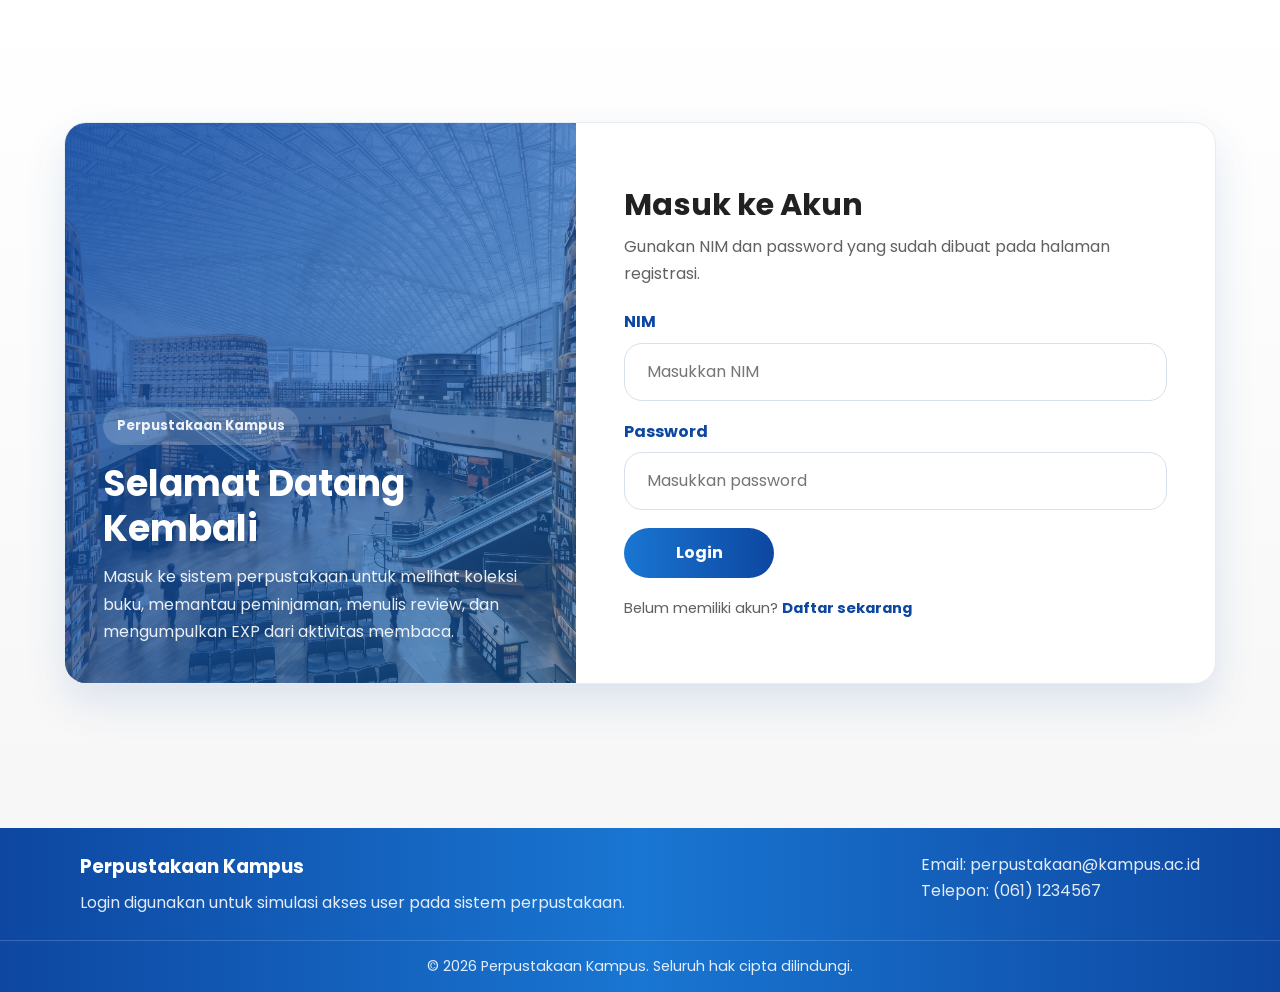
<file: page/profile.html>
<!DOCTYPE html>
<html lang="id">
  <head>
    <meta charset="UTF-8" />
    <meta name="viewport" content="width=device-width, initial-scale=1.0" />
    <title>Profile User | Perpustakaan Kampus</title>

    <link rel="preconnect" href="https://fonts.googleapis.com" />
    <link rel="preconnect" href="https://fonts.gstatic.com" crossorigin />
    <link
      href="https://fonts.googleapis.com/css2?family=Poppins:wght@400;500;600;700&display=swap"
      rel="stylesheet"
    />
    <link rel="icon" type="image/png" href="../image/logo.png" />
    <link rel="stylesheet" href="../style/style.css" />
  </head>

  <body>
    <header class="site-header">
      <div class="container nav-wrapper">
        <input type="checkbox" id="nav-check-profile" class="nav-check" />

        <nav class="navbar">
          <label
            for="nav-check-profile"
            class="nav-toggle"
            aria-label="Buka menu navigasi"
          >
            <span></span>
            <span></span>
            <span></span>
          </label>

          <a href="../index.html" class="logo">Perpustakaan Kampus</a>

          <ul class="nav-menu nav-menu-main">
            <li><a href="../index.html">Beranda</a></li>
            <li><a href="koleksi.html">Koleksi</a></li>
            <li><a href="peminjaman.html">Peminjaman</a></li>
          </ul>

          <ul class="nav-menu nav-menu-actions">
            <li>
              <button
                type="button"
                class="nav-icon-link"
                id="btnNotif"
                title="Notifikasi"
                aria-label="Buka notifikasi"
              >
                <span class="nav-svg-icon">
                  <svg xmlns="http://www.w3.org/2000/svg" viewBox="0 0 640 640">
                    <path
                      d="M320 64C306.7 64 296 74.7 296 88L296 97.7C214.6 109.3 152 179.4 152 264L152 278.5C152 316.2 142 353.2 123 385.8L101.1 423.2C97.8 429 96 435.5 96 442.2C96 463.1 112.9 480 133.8 480L506.2 480C527.1 480 544 463.1 544 442.2C544 435.5 542.2 428.9 538.9 423.2L517 385.7C498 353.1 488 316.1 488 278.4L488 263.9C488 179.3 425.4 109.2 344 97.6L344 87.9C344 74.6 333.3 63.9 320 63.9zM488.4 432L151.5 432L164.4 409.9C187.7 370 200 324.6 200 278.5L200 264C200 197.7 253.7 144 320 144C386.3 144 440 197.7 440 264L440 278.5C440 324.7 452.3 370 475.5 409.9L488.4 432zM252.1 528C262 556 288.7 576 320 576C351.3 576 378 556 387.9 528L252.1 528z"
                    />
                  </svg>
                </span>
                <span class="notif-badge" id="notifBadge">0</span>
              </button>
            </li>

            <li>
              <a
                href="profile.html"
                class="nav-icon-link active"
                title="Profile"
                aria-label="Buka profile"
              >
                <span class="nav-svg-icon">
                  <svg xmlns="http://www.w3.org/2000/svg" viewBox="0 0 640 640">
                    <path
                      d="M320 312C386.3 312 440 258.3 440 192C440 125.7 386.3 72 320 72C253.7 72 200 125.7 200 192C200 258.3 253.7 312 320 312zM290.3 368C191.8 368 112 447.8 112 546.3C112 562.7 125.3 576 141.7 576L498.3 576C514.7 576 528 562.7 528 546.3C528 447.8 448.2 368 349.7 368L290.3 368z"
                    />
                  </svg>
                </span>
              </a>
            </li>
          </ul>
        </nav>
      </div>
    </header>

    <div class="notif-overlay" id="notifOverlay"></div>

    <section class="notif-popup" id="notifPopup" aria-label="Popup notifikasi">
      <div class="notif-header">
        <div>
          <p class="notif-label">Pusat Informasi</p>
          <h2>Notifikasi</h2>
        </div>

        <button
          type="button"
          id="btnRefreshNotif"
          class="notif-refresh"
          aria-label="Muat ulang notifikasi"
        >
          ↻
        </button>
      </div>

      <div class="notif-tabs">
        <button type="button" class="notif-tab active" data-filter="semua">
          Semua
        </button>

        <button type="button" class="notif-tab" data-filter="belum">
          Belum Dibaca
        </button>
      </div>

      <!--  menampilkan notifikasi -->
      <div class="notif-list" id="notifList">
        <p class="notif-empty">Tidak ada notifikasi</p>
      </div>
    </section>

    <main>
      <section class="content-section profile-dashboard-page">
        <div class="container">
          <section class="profile-hero-card">
            <div class="profile-avatar-box">
              <div class="profile-photo" id="profileInisial">PK</div>
              <span class="profile-badge">✓</span>
            </div>

            <div class="profile-main-info">
              <h1 id="profileNama">Mahasiswa Perpustakaan</h1>

              <div class="profile-user-meta">
                <span id="profileNim">2026000001</span>
                <span id="profileProdi">Sistem Informasi</span>
              </div>

              <p id="profileBio">
                Anggota perpustakaan kampus yang aktif menggunakan layanan
                peminjaman dan koleksi buku digital.
              </p>

              <div class="profile-action-row">
                <button type="button" class="btn-primary" id="btnLogout">
                  Logout
                </button>
              </div>
            </div>
          </section>

          <section class="profile-content-grid">
            <div class="profile-left-content">
              <div class="profile-section-title">
                <h2>Buku yang Sedang Dipinjam</h2>
                <span id="profileJumlahAktif">0 Aktif</span>
              </div>

              <div class="profile-loan-grid" id="profileBukuAktifList">
                <div class="profile-empty-state">
                  Belum ada buku yang sedang dipinjam.
                </div>
              </div>
            </div>

            <aside class="profile-right-content">
              <section class="profile-side-card">
                <div class="profile-side-title">
                  <h2>Riwayat Peminjaman</h2>
                </div>

                <!-- menampilkan data riwayat yang disimpan di localstorage -->
                <div class="profile-history-list" id="profileRiwayatList">
                  <div class="profile-empty-state">
                    Belum ada riwayat peminjaman.
                  </div>
                </div>

                <a href="riwayat.html" class="profile-history-link">
                  Lihat Semua Riwayat
                </a>
              </section>

              <section class="profile-achievement-card">
                <h3>Pencapaian Pembaca</h3>

                <div class="profile-achievement-content">
                  <div
                    class="profile-achievement-number"
                    id="profileDikembalikan"
                  >
                    0
                  </div>

                  <div>
                    <p>Buku Selesai Dipinjam</p>
                    <div class="profile-progress">
                      <span id="profileProgressBar"></span>
                    </div>
                  </div>
                </div>
              </section>
            </aside>
          </section>

          <section class="profile-summary-grid">
            <div class="profile-summary-card">
              <span>Total Kunjungan</span>
              <strong id="profileKunjungan">0</strong>
            </div>

            <div class="profile-summary-card">
              <span>Total Peminjaman</span>
              <strong id="profilePeminjaman">0</strong>
            </div>

            <div class="profile-summary-card">
              <span>Total EXP</span>
              <strong id="profileExp">0 EXP</strong>
            </div>

            <div class="profile-summary-card">
              <span>Level User</span>
              <strong id="profileLevel">Level 1</strong>
            </div>

            <div class="profile-summary-card">
              <span>Denda Aktif</span>
              <strong id="profileDenda">Rp 0</strong>
            </div>

            <div class="profile-summary-card">
              <span>Reward</span>
              <strong id="profileReward">Belum Aktif</strong>
            </div>
          </section>
        </div>
      </section>
    </main>

    <footer class="site-footer">
      <div class="container footer-content">
        <div>
          <h3>Perpustakaan Kampus</h3>
          <p>
            Profile digunakan untuk menampilkan data aktivitas pengguna
            perpustakaan.
          </p>
        </div>

        <div>
          <p>Email: perpustakaan@kampus.ac.id</p>
          <p>Telepon: (061) 1234567</p>
        </div>
      </div>

      <div class="footer-bottom">
        <p>&copy; 2026 Perpustakaan Kampus. Seluruh hak cipta dilindungi.</p>
      </div>
    </footer>

    <script src="../js/data.js"></script>
    <script src="../js/scripts.js"></script>
  </body>
</html>
</file>
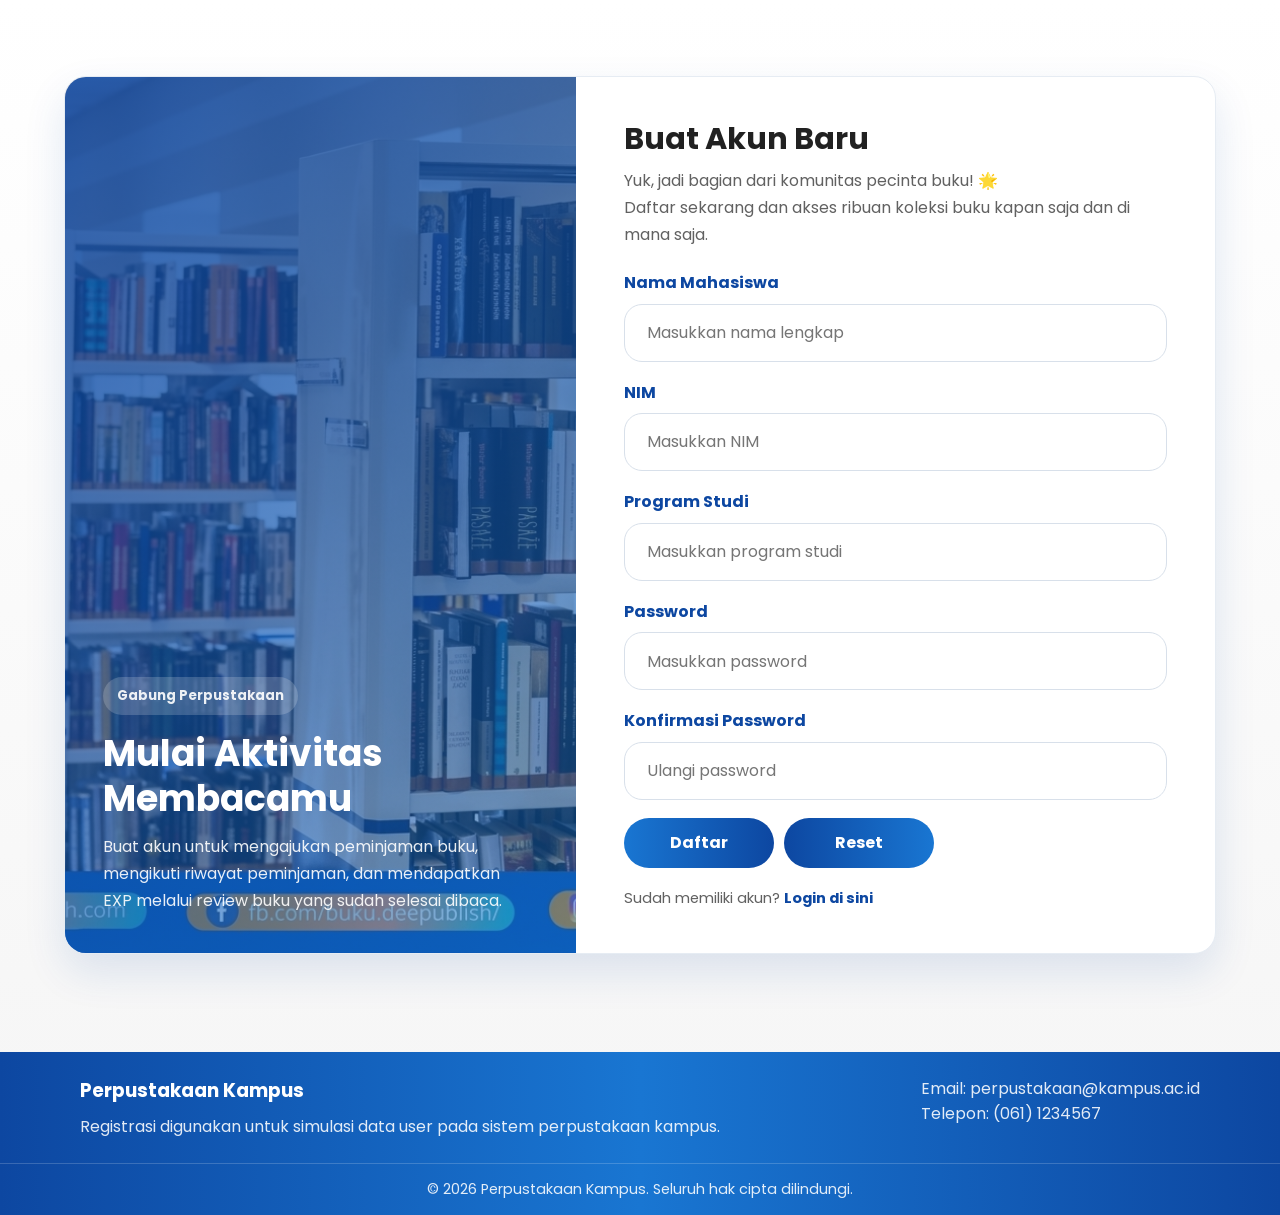
<file: page/register.html>
<!DOCTYPE html>
<html lang="id">
  <head>
    <meta charset="UTF-8" />
    <meta name="viewport" content="width=device-width, initial-scale=1.0" />
    <title>Register | Perpustakaan Kampus</title>

    <link rel="preconnect" href="https://fonts.googleapis.com" />
    <link rel="preconnect" href="https://fonts.gstatic.com" crossorigin />
    <link href="https://fonts.googleapis.com/css2?family=Poppins:wght@400;500;600;700&display=swap" rel="stylesheet"/>
    <link rel="icon" type="image/png" href="../image/logo.png" />
    <link rel="stylesheet" href="../style/style.css" />
  </head>

  <body>
    <main>
      <section class="auth-section auth-split-section">
        <div class="container">
          <div class="auth-split-card">
            <aside class="auth-image-side auth-register-bg">
              <div class="auth-image-content">
                <p class="auth-image-label">Gabung Perpustakaan</p>

                <h2>Mulai Aktivitas Membacamu</h2>

                <p>
                  Buat akun untuk mengajukan peminjaman buku, mengikuti riwayat
                  peminjaman, dan mendapatkan EXP melalui review buku yang sudah
                  selesai dibaca.
                </p>
              </div>
            </aside>

            <section class="auth-form-side">
              <div class="auth-card auth-card-split">
                <h1>Buat Akun Baru</h1>
                <p>
                  Yuk, jadi bagian dari komunitas pecinta buku! 🌟<br />
                  Daftar sekarang dan akses ribuan koleksi buku kapan saja dan
                  di mana saja.
                </p>

                <form id="formRegister">
                  <div class="form-group">
                    <label for="regNama">Nama Mahasiswa</label>
                    <input
                      type="text"
                      id="regNama"
                      placeholder="Masukkan nama lengkap"
                      required
                    />
                  </div>

                  <div class="form-group">
                    <label for="regNim">NIM</label>
                    <input
                      type="text"
                      id="regNim"
                      placeholder="Masukkan NIM"
                      minlength="8"
                      required
                    />
                  </div>

                  <div class="form-group">
                    <label for="regProdi">Program Studi</label>
                    <input
                      type="text"
                      id="regProdi"
                      placeholder="Masukkan program studi"
                      required
                    />
                  </div>

                  <div class="form-group">
                    <label for="regPassword">Password</label>
                    <input
                      type="password"
                      id="regPassword"
                      placeholder="Masukkan password"
                      required
                    />
                  </div>

                  <div class="form-group">
                    <label for="regKonfirmasiPassword"
                      >Konfirmasi Password</label
                    >
                    <input
                      type="password"
                      id="regKonfirmasiPassword"
                      placeholder="Ulangi password"
                      required
                    />
                  </div>

                  <div class="form-actions">
                    <button type="submit" class="btn-primary">Daftar</button>
                    <button type="reset" class="btn-secondary">Reset</button>
                  </div>

                  <p class="auth-link">
                    Sudah memiliki akun?
                    <a href="login.html">Login di sini</a>
                  </p>
                </form>
              </div>
            </section>
          </div>
        </div>
      </section>
    </main>

    <footer class="site-footer">
      <div class="container footer-content">
        <div>
          <h3>Perpustakaan Kampus</h3>
          <p>
            Registrasi digunakan untuk simulasi data user pada sistem
            perpustakaan kampus.
          </p>
        </div>

        <div>
          <p>Email: perpustakaan@kampus.ac.id</p>
          <p>Telepon: (061) 1234567</p>
        </div>
      </div>

      <div class="footer-bottom">
        <p>&copy; 2026 Perpustakaan Kampus. Seluruh hak cipta dilindungi.</p>
      </div>
    </footer>

    <script src="../js/data.js"></script>
    <script src="../js/scripts.js"></script>
  </body>
</html>
</file>
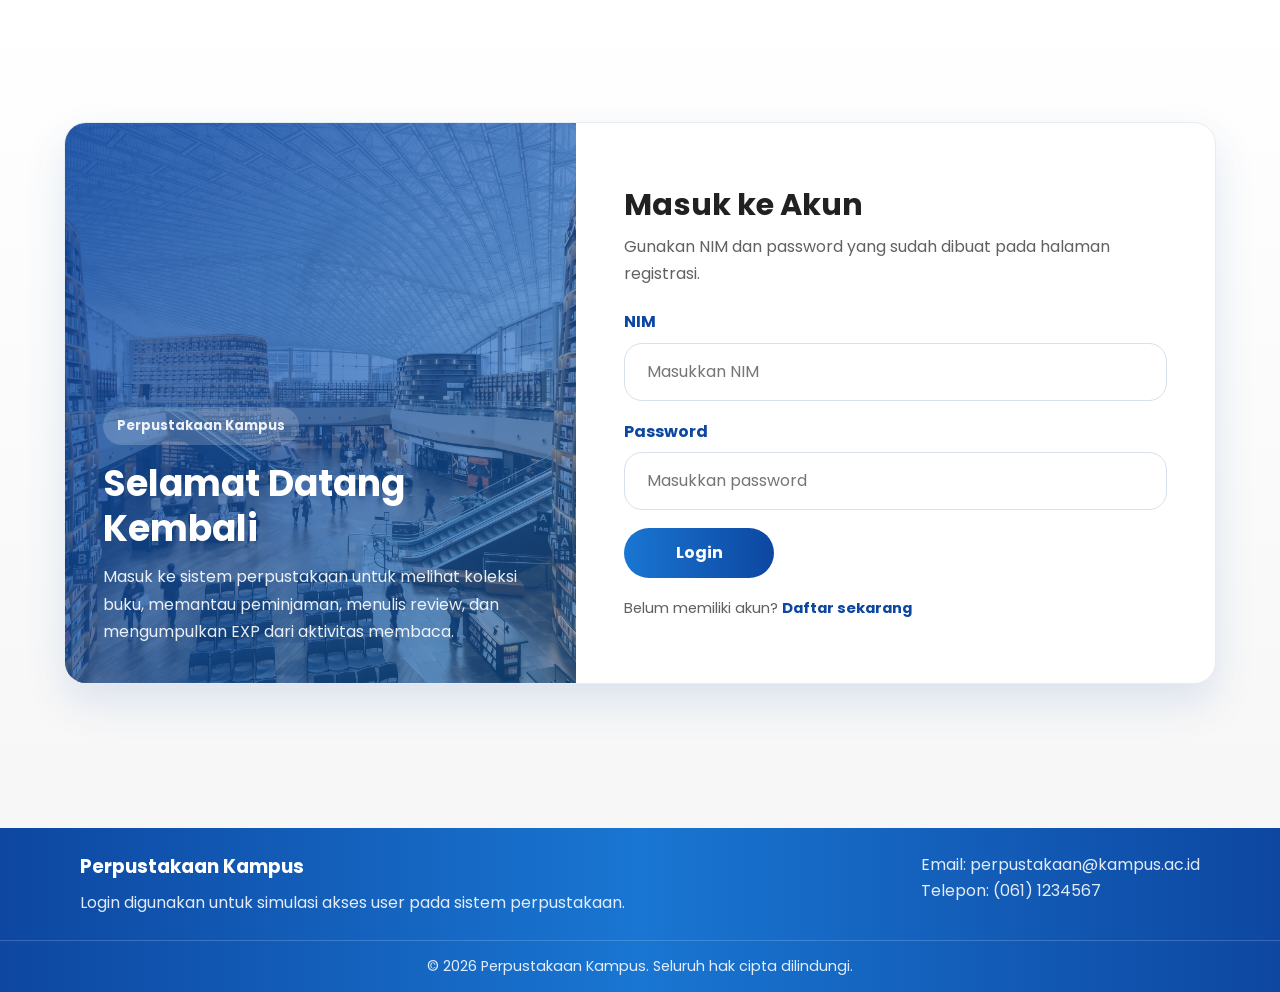
<file: page/review.html>
<!DOCTYPE html>
<html lang="id">
  <head>
    <meta charset="UTF-8" />
    <meta name="viewport" content="width=device-width, initial-scale=1.0" />
    <title>Review Buku | Perpustakaan Kampus</title>

    <link rel="preconnect" href="https://fonts.googleapis.com" />
    <link rel="preconnect" href="https://fonts.gstatic.com" crossorigin />
    <link
      href="https://fonts.googleapis.com/css2?family=Poppins:wght@400;500;600;700&display=swap"
      rel="stylesheet"
    />
    <link rel="icon" type="image/png" href="../image/logo.png" />
    <link rel="stylesheet" href="../style/style.css" />
  </head>

  <body>
    <header class="site-header">
      <div class="container nav-wrapper">
        <input type="checkbox" id="nav-check-review" class="nav-check" />

        <nav class="navbar">
          <label
            for="nav-check-review"
            class="nav-toggle"
            aria-label="Buka menu navigasi"
          >
            <span></span>
            <span></span>
            <span></span>
          </label>

          <a href="../index.html" class="logo">Perpustakaan Kampus</a>

          <ul class="nav-menu nav-menu-main">
            <li><a href="../index.html">Beranda</a></li>
            <li><a href="koleksi.html">Koleksi</a></li>
            <li><a href="peminjaman.html" class="active">Peminjaman</a></li>
          </ul>

          <ul class="nav-menu nav-menu-actions">
            <li>
              <button
                type="button"
                class="nav-icon-link"
                id="btnNotif"
                title="Notifikasi"
                aria-label="Buka notifikasi"
              >
                <span class="nav-svg-icon">
                  <svg xmlns="http://www.w3.org/2000/svg" viewBox="0 0 640 640">
                    <path
                      d="M320 64C306.7 64 296 74.7 296 88L296 97.7C214.6 109.3 152 179.4 152 264L152 278.5C152 316.2 142 353.2 123 385.8L101.1 423.2C97.8 429 96 435.5 96 442.2C96 463.1 112.9 480 133.8 480L506.2 480C527.1 480 544 463.1 544 442.2C544 435.5 542.2 428.9 538.9 423.2L517 385.7C498 353.1 488 316.1 488 278.4L488 263.9C488 179.3 425.4 109.2 344 97.6L344 87.9C344 74.6 333.3 63.9 320 63.9zM488.4 432L151.5 432L164.4 409.9C187.7 370 200 324.6 200 278.5L200 264C200 197.7 253.7 144 320 144C386.3 144 440 197.7 440 264L440 278.5C440 324.7 452.3 370 475.5 409.9L488.4 432zM252.1 528C262 556 288.7 576 320 576C351.3 576 378 556 387.9 528L252.1 528z"
                    />
                  </svg>
                </span>
                <span class="notif-badge" id="notifBadge">0</span>
              </button>
            </li>

            <li>
              <a
                href="profile.html"
                class="nav-icon-link"
                title="Profile"
                aria-label="Buka profile"
              >
                <span class="nav-svg-icon">
                  <svg xmlns="http://www.w3.org/2000/svg" viewBox="0 0 640 640">
                    <path
                      d="M320 312C386.3 312 440 258.3 440 192C440 125.7 386.3 72 320 72C253.7 72 200 125.7 200 192C200 258.3 253.7 312 320 312zM290.3 368C191.8 368 112 447.8 112 546.3C112 562.7 125.3 576 141.7 576L498.3 576C514.7 576 528 562.7 528 546.3C528 447.8 448.2 368 349.7 368L290.3 368z"
                    />
                  </svg>
                </span>
              </a>
            </li>
          </ul>
        </nav>
      </div>
    </header>

    <div class="notif-overlay" id="notifOverlay"></div>

    <section class="notif-popup" id="notifPopup" aria-label="Popup notifikasi">
      <div class="notif-header">
        <div>
          <p class="notif-label">Pusat Informasi</p>
          <h2>Notifikasi</h2>
        </div>

        <button
          type="button"
          id="btnRefreshNotif"
          class="notif-refresh"
          aria-label="Muat ulang notifikasi"
        >
          ↻
        </button>
      </div>

      <div class="notif-tabs">
        <button type="button" class="notif-tab active" data-filter="semua">
          Semua
        </button>

        <button type="button" class="notif-tab" data-filter="belum">
          Belum Dibaca
        </button>
      </div>

      <!--  menampilkan notifikasi -->
      <div class="notif-list" id="notifList">
        <p class="notif-empty">Tidak ada notifikasi</p>
      </div>
    </section>

    <main>
      <section class="review-page-new">
        <div class="container">
          <div class="review-layout-new">
            <!-- card level user -->
            <aside class="review-level-area">
              <div class="review-level-card-new">
                <div class="review-level-top">
                  <div class="review-level-icon-new">🏆</div>

                  <div>
                    <h2>
                      Level
                      <span id="reviewLevelUser">14</span>
                      <span id="reviewGelarLevel">Scholar</span>
                    </h2>

                    <p>
                      <span id="reviewExpUser">2.450</span>
                      XP menuju level
                      <span id="reviewLevelBerikutnya">15</span>
                    </p>
                  </div>
                </div>

                <div class="review-progress-new">
                  <span id="reviewProgressBar"></span>
                </div>
              </div>
            </aside>

            <section class="review-main-new">
              <div class="review-heading-new">
                <div>
                  <h1>Review Buku</h1>
                  <p>
                    Tulis ringkasan atau kesimpulan dari buku yang sudah kamu
                    kembalikan. Review yang dikirim akan divalidasi otomatis
                    untuk mendapatkan EXP.
                  </p>
                </div>

                <span class="review-xp-badge-new"> ⚡ +100 XP Maksimal </span>
              </div>

              <div class="review-card-new">
                <form id="formReviewBuku" class="review-form-new">
                  <div class="review-book-info-new">
                    <div>
                      <span>Judul Buku</span>
                      <strong id="reviewJudulBuku"
                        >Pemrograman Web Dasar</strong
                      >
                    </div>

                    <div>
                      <span>Kategori</span>
                      <strong id="reviewKategoriBuku">Teknologi</strong>
                    </div>

                    <div>
                      <span>Nama User</span>
                      <strong id="reviewNamaUser">Jack Borrow</strong>
                    </div>

                    <div>
                      <span>NIM</span>
                      <strong id="reviewNimUser">22110001</strong>
                    </div>
                  </div>

                  <div class="form-group">
                    <label for="statusMembaca">Status Membaca</label>
                    <select id="statusMembaca" required>
                      <option value="">Pilih status membaca</option>
                      <option value="Penuh">
                        Saya sudah membaca buku secara penuh
                      </option>
                      <option value="Sebagian">
                        Saya baru membaca sebagian buku
                      </option>
                    </select>
                  </div>

                  <div class="form-group hidden" id="bagianDibacaGroup">
                    <label for="bagianDibaca">Bagian yang Sudah Dibaca</label>
                    <input
                      type="text"
                      id="bagianDibaca"
                      placeholder="Contoh: Bab 1-3 atau halaman 1-40"
                    />
                    <small>
                      Bagian ini diisi jika kamu memilih membaca sebagian buku.
                    </small>
                  </div>

                  <div class="form-group">
                    <label for="judulReview">Judul Review</label>
                    <input
                      type="text"
                      id="judulReview"
                      placeholder="Contoh: Ringkasan Pemrograman Web Dasar"
                      required
                    />
                  </div>

                  <div class="form-group">
                    <label for="isiReview"
                      >Ringkasan atau Kesimpulan Buku</label
                    >
                    <textarea
                      id="isiReview"
                      rows="10"
                      placeholder="Tuliskan ringkasan, kesimpulan, atau poin penting yang kamu dapatkan dari buku ini..."
                      required
                    ></textarea>
                    <small>
                      Minimal 50 karakter agar review tidak terlalu singkat.
                    </small>
                  </div>
                </form>

                <aside class="review-panel-new">
                  <h2>Detail Review</h2>

                  <div class="review-detail-new">
                    <div>
                      <span>Jumlah Karakter</span>
                      <strong id="jumlahKarakterReview">0 / 50</strong>
                    </div>

                    <div>
                      <span>Status Membaca</span>
                      <strong id="statusMembacaPreview">Belum dipilih</strong>
                    </div>

                    <div>
                      <span>Validasi</span>
                      <strong>30 Detik</strong>
                    </div>

                    <div>
                      <span>Peluang Diterima</span>
                      <strong>80%</strong>
                    </div>
                  </div>

                  <div class="review-exp-box-new">
                    <h3>Aturan EXP</h3>

                    <ul>
                      <li>Review penuh diterima: 100 EXP</li>
                      <li>Review sebagian diterima: 50 EXP</li>
                      <li>Review ditolak: 20 EXP</li>
                      <li>Tidak mengisi 3 hari: 10 EXP</li>
                    </ul>
                  </div>

                  <div class="review-action-new">
                    <button
                      type="submit"
                      form="formReviewBuku"
                      class="btn-primary"
                    >
                      Kirim Review
                    </button>

                    <a href="peminjaman.html" class="btn-secondary">
                      Kembali
                    </a>
                  </div>
                </aside>
              </div>
            </section>
          </div>
        </div>
      </section>
    </main>

    <footer class="site-footer">
      <div class="container footer-content">
        <div>
          <h3>Perpustakaan Kampus</h3>
          <p>
            Review buku digunakan untuk mencatat aktivitas membaca dan menambah
            EXP pengguna.
          </p>
        </div>

        <div>
          <p>Email: perpustakaan@kampus.ac.id</p>
          <p>Telepon: (061) 1234567</p>
        </div>
      </div>

      <div class="footer-bottom">
        <p>&copy; 2026 Perpustakaan Kampus. Seluruh hak cipta dilindungi.</p>
      </div>
    </footer>

    <script src="../js/data.js"></script>
    <script src="../js/scripts.js"></script>
  </body>
</html>
</file>
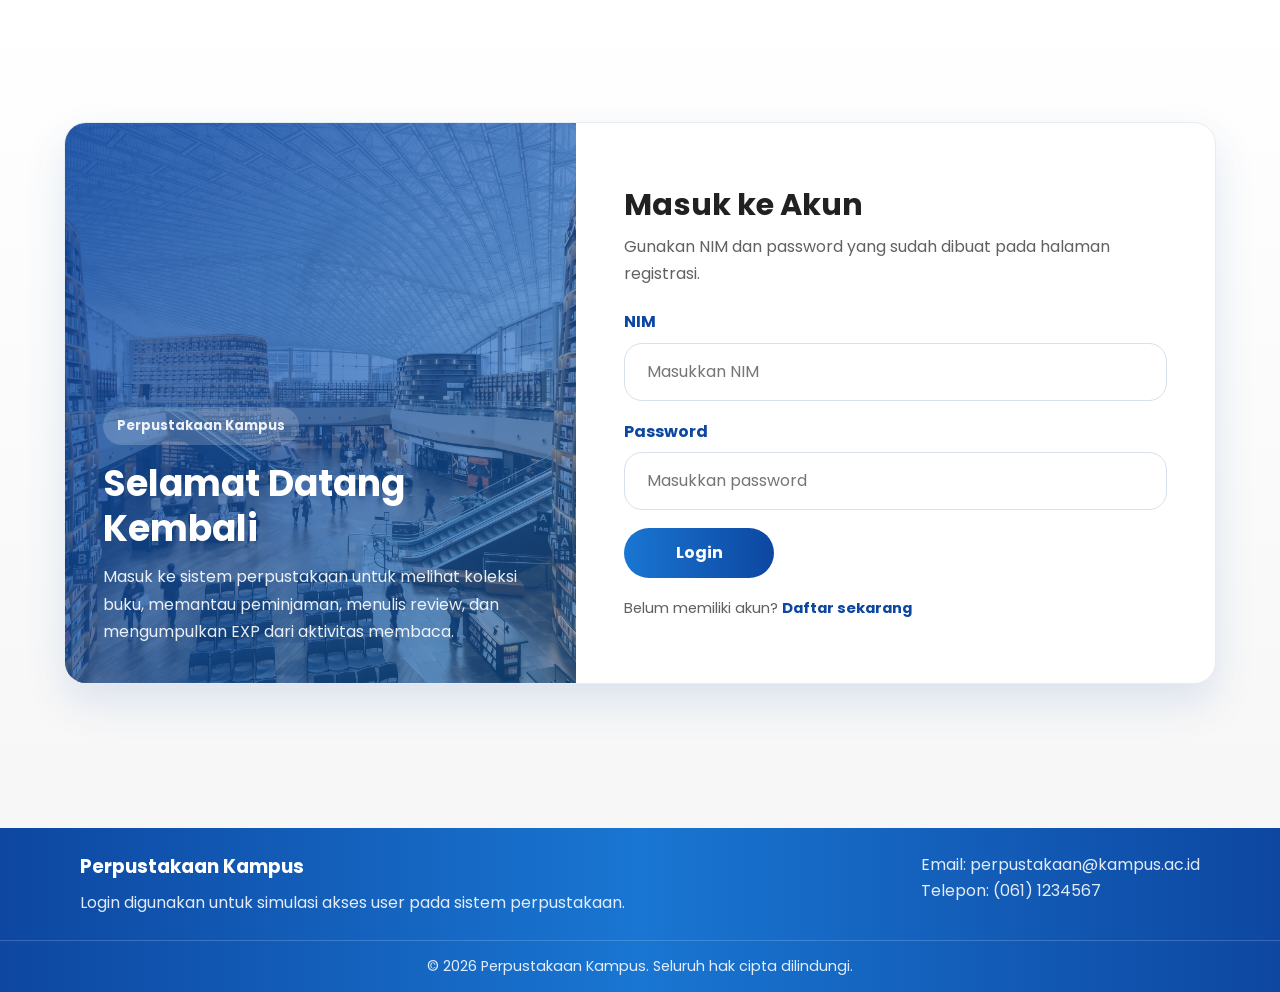
<file: page/riwayat.html>
<!DOCTYPE html>
<html lang="id">
  <head>
    <meta charset="UTF-8" />
    <meta name="viewport" content="width=device-width, initial-scale=1.0" />
    <title>Riwayat Peminjaman | Perpustakaan Kampus</title>

    <link rel="preconnect" href="https://fonts.googleapis.com" />
    <link rel="preconnect" href="https://fonts.gstatic.com" crossorigin />
    <link
      href="https://fonts.googleapis.com/css2?family=Poppins:wght@400;500;600;700&display=swap"
      rel="stylesheet"
    />
    <link rel="icon" type="image/png" href="../image/logo.png" />
    <link rel="stylesheet" href="../style/style.css" />
  </head>

  <body>
    <header class="site-header">
      <div class="container nav-wrapper">
        <input type="checkbox" id="nav-check-riwayat" class="nav-check" />

        <nav class="navbar">
          <label
            for="nav-check-riwayat"
            class="nav-toggle"
            aria-label="Buka menu navigasi"
          >
            <span></span>
            <span></span>
            <span></span>
          </label>

          <a href="../index.html" class="logo">Perpustakaan Kampus</a>

          <ul class="nav-menu nav-menu-main">
            <li><a href="../index.html">Beranda</a></li>
            <li><a href="koleksi.html">Koleksi</a></li>
            <li><a href="peminjaman.html">Peminjaman</a></li>
          </ul>

          <ul class="nav-menu nav-menu-actions">
            <li>
              <button
                type="button"
                class="nav-icon-link"
                id="btnNotif"
                title="Notifikasi"
                aria-label="Buka notifikasi"
              >
                <span class="nav-svg-icon">
                  <svg xmlns="http://www.w3.org/2000/svg" viewBox="0 0 640 640">
                    <path
                      d="M320 64C306.7 64 296 74.7 296 88L296 97.7C214.6 109.3 152 179.4 152 264L152 278.5C152 316.2 142 353.2 123 385.8L101.1 423.2C97.8 429 96 435.5 96 442.2C96 463.1 112.9 480 133.8 480L506.2 480C527.1 480 544 463.1 544 442.2C544 435.5 542.2 428.9 538.9 423.2L517 385.7C498 353.1 488 316.1 488 278.4L488 263.9C488 179.3 425.4 109.2 344 97.6L344 87.9C344 74.6 333.3 63.9 320 63.9zM488.4 432L151.5 432L164.4 409.9C187.7 370 200 324.6 200 278.5L200 264C200 197.7 253.7 144 320 144C386.3 144 440 197.7 440 264L440 278.5C440 324.7 452.3 370 475.5 409.9L488.4 432zM252.1 528C262 556 288.7 576 320 576C351.3 576 378 556 387.9 528L252.1 528z"
                    />
                  </svg>
                </span>
                <span class="notif-badge" id="notifBadge">0</span>
              </button>
            </li>

            <li>
              <a
                href="profile.html"
                class="nav-icon-link"
                title="Profile"
                aria-label="Buka profile"
              >
                <span class="nav-svg-icon">
                  <svg xmlns="http://www.w3.org/2000/svg" viewBox="0 0 640 640">
                    <path
                      d="M320 312C386.3 312 440 258.3 440 192C440 125.7 386.3 72 320 72C253.7 72 200 125.7 200 192C200 258.3 253.7 312 320 312zM290.3 368C191.8 368 112 447.8 112 546.3C112 562.7 125.3 576 141.7 576L498.3 576C514.7 576 528 562.7 528 546.3C528 447.8 448.2 368 349.7 368L290.3 368z"
                    />
                  </svg>
                </span>
              </a>
            </li>
          </ul>
        </nav>
      </div>
    </header>

    <div class="notif-overlay" id="notifOverlay"></div>

    <section class="notif-popup" id="notifPopup" aria-label="Popup notifikasi">
      <div class="notif-header">
        <div>
          <p class="notif-label">Pusat Informasi</p>
          <h2>Notifikasi</h2>
        </div>

        <button
          type="button"
          id="btnRefreshNotif"
          class="notif-refresh"
          aria-label="Muat ulang notifikasi"
        >
          ↻
        </button>
      </div>

      <div class="notif-tabs">
        <button type="button" class="notif-tab active" data-filter="semua">
          Semua
        </button>

        <button type="button" class="notif-tab" data-filter="belum">
          Belum Dibaca
        </button>
      </div>

      <div class="notif-list" id="notifList">
        <p class="notif-empty">Tidak ada notifikasi</p>
      </div>
    </section>

    <main>
      <section class="riwayat-page">
        <div class="container">
          <div class="riwayat-page-heading">
            <p class="section-label">Riwayat</p>
            <h1>Riwayat Peminjaman</h1>
            <p>
              Pantau semua data peminjaman buku, status pengembalian, denda, dan
              hasil review buku yang pernah dilakukan.
            </p>
          </div>

          <div class="riwayat-stats-grid">
            <div class="riwayat-stat-card">
              <span>Total Buku Dipinjam</span>
              <strong id="riwayatTotalPinjam">0</strong>
            </div>

            <div class="riwayat-stat-card">
              <span>Selesai</span>
              <strong id="riwayatTotalSelesai">0</strong>
            </div>

            <div class="riwayat-stat-card">
              <span>Aktif</span>
              <strong id="riwayatTotalAktif">0</strong>
            </div>

            <div class="riwayat-stat-card danger">
              <span>Terlambat</span>
              <strong id="riwayatTotalTerlambat">0</strong>
            </div>
          </div>

          <section class="riwayat-table-card">
            <div class="riwayat-toolbar">
              <form class="riwayat-search" id="formCariRiwayat">
                <input
                  type="search"
                  id="riwayatSearchInput"
                  placeholder="Cari judul buku atau kategori..."
                />
              </form>

              <div class="riwayat-toolbar-actions">
                <a href="profile.html" class="btn-primary">
                  Kembali ke Profile
                </a>
              </div>
            </div>

            <div class="riwayat-table-wrapper">
              <table class="riwayat-table">
                <thead>
                  <tr>
                    <th>Buku</th>
                    <th>Tanggal Pinjam</th>
                    <th>Tanggal Kembali</th>
                    <th>Status</th>
                    <th>Review</th>
                    <th>Denda</th>
                    <th>Aksi</th>
                  </tr>
                </thead>

                <tbody id="riwayatTableBody">
                  <tr>
                    <td colspan="7" class="table-empty">
                      Data riwayat peminjaman belum tersedia.
                    </td>
                  </tr>
                </tbody>
              </table>
            </div>

            <div class="riwayat-table-footer">
              <p id="riwayatInfoJumlah">
                Menampilkan data riwayat peminjaman user.
              </p>
            </div>
          </section>
        </div>
      </section>
    </main>

    <footer class="site-footer">
      <div class="container footer-content">
        <div>
          <h3>Perpustakaan Kampus</h3>
          <p>
            Riwayat digunakan untuk melihat aktivitas peminjaman dan review
            buku.
          </p>
        </div>

        <div>
          <p>Email: perpustakaan@kampus.ac.id</p>
          <p>Telepon: (061) 1234567</p>
        </div>
      </div>

      <div class="footer-bottom">
        <p>&copy; 2026 Perpustakaan Kampus. Seluruh hak cipta dilindungi.</p>
      </div>
    </footer>

    <script src="../js/data.js"></script>
    <script src="../js/scripts.js"></script>
  </body>
</html>
</file>
<file: style/style.css>
* {
  margin: 0;
  padding: 0;
  box-sizing: border-box;
}

html {
  scroll-behavior: smooth;
}

body {
  font-family: "Poppins", Arial, sans-serif;
  background: linear-gradient(180deg, #ffffff 0%, #f5f5f5 100%);
  color: #212121;
  line-height: 1.6;
  animation: pageFade 0.6s ease;
}

img {
  width: 100%;
  display: block;
}

a {
  text-decoration: none;
  color: inherit;
}

button,
input,
select,
textarea {
  font: inherit;
}

input,
select,
textarea {
  outline: none;
}

.container {
  width: 90%;
  max-width: 1120px;
  margin: 0 auto;
}

/* header */
.site-header {
  background: linear-gradient(90deg, #0d47a1 0%, #1976d2 50%, #0d47a1 100%);
  position: sticky;
  top: 0;
  z-index: 1000;
  box-shadow: 0 6px 18px rgba(13, 71, 161, 0.16);
}

.nav-wrapper {
  position: relative;
}

.nav-check {
  display: none;
}

.navbar {
  position: relative;
  min-height: 76px;
  display: flex;
  align-items: center;
  gap: 20px;
}

.logo {
  font-size: 1.1rem;
  font-weight: 700;
  color: #ffffff;
  position: relative;
  z-index: 2;
}

.nav-menu {
  list-style: none;
  display: flex;
  align-items: center;
  gap: 10px;
  flex-wrap: wrap;
}

.nav-menu-main {
  position: absolute;
  left: 50%;
  transform: translateX(-50%);
  justify-content: center;
  z-index: 1;
}

.nav-menu-actions {
  margin-left: auto;
  justify-content: flex-end;
  gap: 12px;
  position: relative;
  z-index: 2;
}

.nav-menu a {
  display: inline-block;
  padding: 9px 14px;
  border-radius: 999px;
  font-weight: 600;
  color: #ffffff;
  transition: 0.25s ease;
}

.nav-menu a:hover {
  background: rgba(255, 255, 255, 0.16);
  color: #ffffff;
}

.nav-menu a.active {
  background: #ffffff;
  color: #0d47a1;
}

.nav-toggle {
  display: none;
  width: 42px;
  height: 42px;
  border-radius: 10px;
  border: 1px solid rgba(255, 255, 255, 0.28);
  background: rgba(255, 255, 255, 0.14);
  cursor: pointer;
  align-items: center;
  justify-content: center;
  flex-direction: column;
  gap: 5px;
}

.nav-toggle span {
  width: 20px;
  height: 2px;
  background: #ffffff;
  display: block;
  transition: 0.25s ease;
}

/* icon navbar */
.nav-icon-link {
  position: relative;
  width: 42px;
  height: 42px;
  padding: 0 !important;
  border: none;
  border-radius: 50% !important;
  background: transparent;
  color: #ffffff;
  cursor: pointer;
  display: inline-flex !important;
  align-items: center;
  justify-content: center;
  transition: 0.25s ease;
}

.nav-svg-icon {
  width: 22px;
  height: 22px;
  display: inline-flex;
  align-items: center;
  justify-content: center;
}

.nav-svg-icon svg {
  width: 100%;
  height: 100%;
  display: block;
  fill: currentColor;
}

.nav-icon-link:hover {
  background: rgba(255, 255, 255, 0.16);
  color: #ffffff;
  transform: translateY(-2px);
}

.nav-icon-link.active {
  background: #ffffff;
  color: #0d47a1;
  transform: translateY(-2px);
}

.nav-icon-link.active .nav-svg-icon {
  width: 25px;
  height: 25px;
  transform: scale(1.08);
}

.nav-icon-link.active .nav-svg-icon svg {
  filter: drop-shadow(0 2px 4px rgba(13, 71, 161, 0.2));
}

/* layout general */
main {
  padding: 28px 0 40px;
}

.hero,
.page-hero,
.info-section,
.book-section,
.content-section {
  margin-bottom: 22px;
}

.hero-content,
.page-intro,
.info-box,
.book-card,
.form-card,
.info-card,
.toolbar,
.peminjaman-box {
  background: #ffffff;
  border-radius: 16px;
}

.page-intro,
.info-box,
.book-card,
.form-card,
.info-card,
.toolbar,
.peminjaman-box {
  box-shadow: 0 10px 24px rgba(0, 0, 0, 0.08);
}

.hero-content,
.page-intro,
.info-box,
.form-card,
.peminjaman-box {
  padding: 28px;
}

.hero-label,
.section-label {
  display: inline-block;
  background: linear-gradient(90deg, #e3f2fd 0%, #f5f5f5 100%);
  color: #0d47a1;
  padding: 6px 12px;
  border-radius: 999px;
  font-size: 0.8rem;
  font-weight: 700;
  margin-bottom: 12px;
}

.hero-content,
.page-intro,
.info-box,
.toolbar,
.form-card,
.info-card {
  animation: fadeUp 0.7s ease both;
}

/* hero */
.hero-content {
  box-shadow: none;
  border: 1px solid #e6ecf3;
}

.hero-content h1,
.page-intro h1 {
  font-size: 2rem;
  line-height: 1.3;
  margin-bottom: 10px;
}

.hero-text,
.page-intro p,
.info-text p,
.info-card p,
.form-note,
.peminjaman-desc {
  color: #616161;
}

/* slider untuk iklan */
.hero-slider {
  margin-bottom: 22px;
}

.slider-card {
  background: linear-gradient(135deg, #ffffff 0%, #f4f9ff 100%);
  border: 1px solid #e6ecf3;
  border-radius: 18px;
  padding: 28px;
  display: grid;
  grid-template-columns: 1.1fr 0.9fr;
  gap: 24px;
  align-items: center;
  min-height: 360px;
  overflow: hidden;
  position: relative;
}

.slider-content {
  position: relative;
  z-index: 2;
}

.slider-label {
  display: inline-block;
  background: linear-gradient(90deg, #e3f2fd 0%, #f5f5f5 100%);
  color: #0d47a1;
  padding: 6px 12px;
  border-radius: 999px;
  font-size: 0.8rem;
  font-weight: 700;
  margin-bottom: 12px;
}

.slider-content h1 {
  font-size: 2.1rem;
  line-height: 1.3;
  margin-bottom: 12px;
  color: #212121;
}

.slider-content p {
  color: #616161;
  margin-bottom: 20px;
}

.slider-actions {
  display: flex;
  align-items: center;
  gap: 12px;
  flex-wrap: wrap;
}

.slider-image {
  background: linear-gradient(135deg, #eef5ff 0%, #ffffff 100%);
  border-radius: 18px;
  height: 300px;
  padding: 18px;
  display: flex;
  align-items: center;
  justify-content: center;
}

.slider-image img {
  width: 100%;
  height: 100%;
  object-fit: contain;
}

.slider-controls {
  display: flex;
  gap: 8px;
}

.slider-control {
  width: 42px;
  height: 42px;
  border: none;
  border-radius: 50%;
  background: #ffffff;
  color: #0d47a1;
  font-size: 1.2rem;
  font-weight: 700;
  cursor: pointer;
  box-shadow: 0 8px 18px rgba(13, 71, 161, 0.14);
  transition: 0.25s ease;
}

.slider-control:hover {
  background: #1976d2;
  color: #ffffff;
  transform: translateY(-2px);
}

.slider-dots,
#sliderIndikator {
  display: flex;
  gap: 8px;
  margin-top: 18px;
}

.slider-dot {
  width: 10px;
  height: 10px;
  border-radius: 999px;
  background: #c8d7e8;
  cursor: pointer;
  transition: 0.25s ease;
}

.slider-dot.active {
  width: 28px;
  background: #1976d2;
}

/* form umum */
.search-box,
.toolbar-search {
  display: flex;
  gap: 10px;
  margin: 20px 0 16px;
}

.search-box input,
.toolbar-search input,
.form-group input,
.form-group select,
.form-group textarea {
  flex: 1;
  padding: 12px 14px;
  border: 1px solid #d9e1ea;
  border-radius: 16px;
  background: #ffffff;
}

.form-group {
  margin-bottom: 16px;
}

.form-group label,
.toolbar-side label {
  display: block;
  margin-bottom: 8px;
  color: #0d47a1;
  font-weight: 700;
}

.form-group small {
  display: block;
  margin-top: 6px;
  color: #616161;
  font-size: 0.8rem;
}

.form-group textarea {
  border-radius: 12px;
  resize: vertical;
}

.search-box input:focus,
.toolbar-search input:focus,
.form-group input:focus,
.form-group select:focus,
.form-group textarea:focus {
  border-color: #1976d2;
  box-shadow: 0 0 0 3px rgba(25, 118, 210, 0.1);
}

.search-box button,
.btn-primary,
.btn-secondary {
  border: none;
  border-radius: 999px;
  padding: 12px 20px;
  font-weight: 700;
  cursor: pointer;
  transition: 0.25s ease;
}

.search-box button,
.btn-primary {
  background: linear-gradient(90deg, #1976d2 0%, #0d47a1 100%);
  color: #ffffff;
}

.btn-secondary {
  background: linear-gradient(90deg, #0d47a1 0%, #1976d2 100%);
  color: #ffffff;
}

.search-box button:hover,
.btn-primary:hover,
.btn-secondary:hover {
  transform: translateY(-2px);
  filter: brightness(0.96);
}

.form-actions {
  display: flex;
  gap: 10px;
  flex-wrap: wrap;
}

/* kategori */
.category-list,
.category-chips {
  display: flex;
  flex-wrap: wrap;
  gap: 10px;
}

.category,
.category-chip {
  padding: 8px 14px;
  border-radius: 999px;
  background: #f5f5f5;
  color: #0d47a1;
  font-size: 0.9rem;
  font-weight: 600;
  transition: 0.25s ease;
}

.category.active,
.category-chip.active {
  background: linear-gradient(90deg, #0d47a1 0%, #1976d2 100%);
  color: #ffffff;
}

.category:hover,
.category-chip:hover {
  background: #1976d2;
  color: #ffffff;
  transform: translateY(-2px);
}

/* info */
.info-box {
  display: grid;
  grid-template-columns: 1.1fr 1fr;
  gap: 24px;
  align-items: center;
  background: linear-gradient(135deg, #ffffff 0%, #f8fbff 100%);
}

.info-text h2 {
  font-size: 1.6rem;
  margin: 10px 0 8px;
}

.info-stats {
  display: grid;
  grid-template-columns: repeat(2, 1fr);
  gap: 14px;
}

.stat-item {
  background: linear-gradient(135deg, #f7faff 0%, #eef5ff 100%);
  border: 1px solid #d9e1ea;
  border-radius: 12px;
  padding: 18px;
  text-align: center;
  animation: fadeUp 0.8s ease both;
}

.stat-item h3 {
  color: #0d47a1;
  font-size: 1.5rem;
  margin-bottom: 4px;
}

.stat-item p {
  color: #616161;
  font-size: 0.92rem;
}

/* section header */
.section-header {
  display: flex;
  justify-content: space-between;
  align-items: center;
  gap: 16px;
  margin-bottom: 16px;
}

.section-header h2 {
  margin-top: 8px;
  font-size: 1.5rem;
}

.section-link {
  color: #0d47a1;
  font-weight: 700;
  transition: 0.25s ease;
}

.section-link:hover {
  color: #1976d2;
}

/* card buku */
.book-grid {
  display: grid;
  grid-template-columns: repeat(4, minmax(0, 1fr));
  gap: 20px;
  align-items: stretch;
}

.book-card {
  background: #ffffff;
  overflow: hidden;
  transition: 0.25s ease;
  height: 100%;
  display: flex;
  flex-direction: column;
  animation: fadeUp 0.8s ease both;
}

.book-card:hover {
  transform: translateY(-4px);
  box-shadow: 0 14px 28px rgba(13, 71, 161, 0.12);
}

.book-image {
  position: relative;
  width: 100%;
  height: 320px;
  background: linear-gradient(135deg, #eef3f8 0%, #f5f5f5 100%);
  overflow: hidden;
  display: flex;
  align-items: center;
  justify-content: center;
  padding: 14px;
}

.book-image img {
  width: 100%;
  height: 100%;
  object-fit: contain;
  object-position: center;
  border-radius: 10px;
}

.status {
  position: absolute;
  top: 12px;
  right: 12px;
  font-size: 0.75rem;
  font-weight: 700;
  color: #ffffff;
  padding: 6px 10px;
  border-radius: 999px;
  z-index: 2;
}

.status.tersedia {
  background: linear-gradient(90deg, #1976d2 0%, #0d47a1 100%);
}

.status.dipinjam {
  background: linear-gradient(90deg, #616161 0%, #212121 100%);
}

.book-content {
  padding: 16px;
  display: grid;
  grid-template-rows: auto 48px 24px 1fr;
  row-gap: 8px;
  height: 100%;
}

.book-tag {
  display: inline-flex;
  align-items: center;
  justify-content: center;
  width: fit-content;
  min-height: 30px;
  padding: 4px 10px;
  border-radius: 999px;
  background: #eef4fb;
  color: #0d47a1;
  font-size: 0.8rem;
  font-weight: 700;
  transition: 0.25s ease;
}

.book-tag:hover {
  background: #1976d2;
  color: #ffffff;
}

.book-content h3 {
  font-size: 1rem;
  line-height: 1.5;
  min-height: 48px;
  overflow: hidden;
  margin: 0;
}

.author {
  font-size: 0.9rem;
  color: #616161;
  line-height: 1.5;
  min-height: 24px;
  overflow: hidden;
  margin: 0;
  white-space: nowrap;
}

.meta {
  display: grid;
  grid-template-columns: repeat(2, minmax(0, 1fr));
  grid-auto-rows: 48px;
  gap: 8px;
  align-self: end;
}

.meta span {
  background: #f7f9fc;
  padding: 8px 10px;
  border-radius: 10px;
  font-size: 0.82rem;
  color: #616161;
  text-align: center;
  height: 48px;
  display: flex;
  align-items: center;
  justify-content: center;
  line-height: 1.2;
  white-space: nowrap;
  overflow: hidden;
}

/* halaman koleksi */
.toolbar {
  display: flex;
  justify-content: space-between;
  align-items: end;
  gap: 16px;
  padding: 20px;
  margin-bottom: 16px;
}

.toolbar-side select {
  padding: 12px 14px;
  border: 1px solid #d9e1ea;
  border-radius: 16px;
  min-width: 200px;
  background: #ffffff;
}

.result-bar {
  margin: 16px 0;
  color: #616161;
  font-weight: 600;
}

/* halaman detail buku */
.detail-layout {
  display: grid;
  grid-template-columns: 340px 1fr;
  gap: 28px;
  align-items: start;
}

.detail-left {
  display: grid;
  gap: 20px;
}

.detail-cover,
.detail-action,
.detail-content {
  background: #ffffff;
  border-radius: 16px;
  border: 1px solid #e6ecf3;
}

.detail-cover {
  padding: 18px;
}

.detail-cover img {
  height: 430px;
  object-fit: contain;
  object-position: center;
  border-radius: 12px;
  background: #f5f5f5;
}

.detail-action {
  padding: 22px;
}

.detail-action h2 {
  color: #0d47a1;
  margin-bottom: 6px;
}

.detail-action p {
  color: #616161;
  margin-bottom: 14px;
}

.detail-btn {
  display: block;
  text-align: center;
  margin-top: 12px;
}

.detail-content {
  padding: 28px;
}

.detail-content h1 {
  font-size: 2rem;
  line-height: 1.3;
  margin-bottom: 10px;
}

.detail-jenis {
  color: #616161;
  margin-bottom: 12px;
  font-weight: 600;
}

.detail-meta-top {
  display: flex;
  flex-wrap: wrap;
  gap: 12px;
  color: #616161;
  margin-bottom: 28px;
}

.detail-meta-top span {
  background: #f5f5f5;
  padding: 8px 12px;
  border-radius: 999px;
}

.detail-tag-list {
  display: flex;
  flex-wrap: wrap;
  gap: 10px;
  margin: 14px 0 24px;
}

.detail-tag {
  display: inline-flex;
  align-items: center;
  justify-content: center;
  background: #eef4fb;
  color: #0d47a1;
  padding: 7px 12px;
  border-radius: 999px;
  font-size: 0.82rem;
  font-weight: 700;
}

.detail-sinopsis {
  margin-bottom: 26px;
}

.detail-sinopsis h2,
.detail-karakteristik h2 {
  margin-bottom: 10px;
}

.detail-sinopsis p,
.detail-karakteristik ul {
  color: #616161;
  line-height: 1.8;
}

.detail-karakteristik {
  margin-top: 24px;
}

.detail-karakteristik ul {
  display: grid;
  gap: 10px;
  padding-left: 20px;
}

.detail-info {
  display: grid;
  grid-template-columns: repeat(4, 1fr);
  gap: 14px;
  background: #f5f5f5;
  border-radius: 14px;
  padding: 18px;
}

.detail-info span {
  display: block;
  font-size: 0.78rem;
  color: #616161;
  margin-bottom: 6px;
}

.detail-info strong {
  color: #212121;
}

.detail-related {
  margin-top: 28px;
  margin-bottom: 0;
}

.related-grid {
  display: grid;
  grid-template-columns: repeat(3, 1fr);
  gap: 18px;
}

.related-card img {
  height: 180px;
  object-fit: contain;
  background: #f5f5f5;
  border-radius: 14px;
  padding: 10px;
  margin-bottom: 10px;
}

.related-card h3 {
  font-size: 0.95rem;
}

.related-card p {
  color: #616161;
  font-size: 0.88rem;
}

/* halaman peminjaman */
.loan-v2-page {
  padding-top: 42px;
}

.loan-v2-page .container {
  max-width: 1380px;
}

.loan-v2-layout {
  display: grid;
  grid-template-columns: minmax(0, 1fr) 340px;
  gap: 28px;
  align-items: start;
}

.loan-v2-heading {
  margin-bottom: 28px;
}

.loan-v2-heading h1 {
  color: #0d47a1;
  font-size: 2.15rem;
  line-height: 1.25;
  margin-bottom: 8px;
}

.loan-v2-heading p {
  color: #616161;
  max-width: 720px;
}

.loan-v2-form-card {
  background: #ffffff;
  border: 1px solid #e6ecf3;
  border-radius: 20px;
  padding: 32px;
  box-shadow: 0 14px 34px rgba(13, 71, 161, 0.08);
}

.loan-v2-form-grid {
  display: grid;
  grid-template-columns: repeat(2, minmax(0, 1fr));
  gap: 18px;
}

.loan-v2-form-card .form-group {
  margin-bottom: 0;
}

.loan-v2-form-card input,
.loan-v2-form-card select {
  width: 100%;
  min-height: 50px;
  border-radius: 14px;
}

.loan-v2-form-actions {
  display: flex;
  justify-content: flex-end;
  gap: 12px;
  margin-top: 26px;
}

.loan-v2-form-actions .btn-primary,
.loan-v2-form-actions .btn-secondary {
  min-width: 160px;
}

.loan-v2-sidebar {
  display: grid;
  gap: 18px;
}

.loan-v2-summary-card,
.loan-v2-process-card {
  background: #ffffff;
  border: 1px solid #e6ecf3;
  border-radius: 18px;
  padding: 22px;
  box-shadow: 0 12px 28px rgba(13, 71, 161, 0.08);
}

.loan-v2-summary-card h2 {
  color: #0d47a1;
  font-size: 1.25rem;
  margin-bottom: 12px;
}

.loan-v2-summary-list {
  display: grid;
}

.loan-v2-summary-list div {
  display: flex;
  justify-content: space-between;
  gap: 16px;
  padding: 12px 0;
  border-bottom: 1px solid #e6ecf3;
}

.loan-v2-summary-list div:last-child {
  border-bottom: none;
}

.loan-v2-summary-list span {
  color: #616161;
  font-size: 0.9rem;
}

.loan-v2-summary-list strong {
  color: #212121;
  font-size: 0.9rem;
  text-align: right;
}

.loan-v2-summary-list div:nth-child(3) strong {
  color: #c62828;
}

.loan-v2-process-card {
  background: #f7f9fc;
}

.loan-v2-process-card h3 {
  color: #212121;
  font-size: 1rem;
  margin-bottom: 14px;
  text-transform: uppercase;
  letter-spacing: 0.04em;
}

.loan-v2-process-list {
  display: grid;
  gap: 12px;
}

.loan-v2-process-list div {
  display: grid;
  grid-template-columns: 28px 1fr;
  gap: 10px;
  align-items: start;
}

.loan-v2-process-list span {
  width: 24px;
  height: 24px;
  border-radius: 50%;
  background: #e3f2fd;
  color: #0d47a1;
  display: grid;
  place-items: center;
  font-size: 0.8rem;
  font-weight: 700;
}

.loan-v2-process-list p {
  color: #616161;
  font-size: 0.86rem;
  line-height: 1.5;
}

.loan-v2-rule-link {
  display: block;
  margin-top: 18px;
  padding: 12px 14px;
  border-radius: 14px;
  background: #eaf2ff;
  color: #0d47a1;
  font-size: 0.9rem;
  font-weight: 700;
  text-align: center;
  transition: 0.25s ease;
}

.loan-v2-rule-link:hover {
  background: #0d47a1;
  color: #ffffff;
  transform: translateY(-2px);
}

/* tabel peminjaman */
.loan-v2-table-section {
  grid-column: 1 / -1;
  width: 100%;
  margin-top: 10px;
}

.loan-v2-table-card {
  width: 100%;
  background: #ffffff;
  border: 1px solid #e6ecf3;
  border-radius: 20px;
  overflow: hidden;
  box-shadow: 0 14px 34px rgba(13, 71, 161, 0.08);
}

.loan-v2-table-header {
  padding: 24px 28px 16px;
  border-bottom: 1px solid #eef2f6;
}

.loan-v2-table-header h2 {
  color: #0d47a1;
  font-size: 1.45rem;
  margin: 0;
}

.loan-v2-table-wrapper {
  width: 100%;
  overflow-x: auto;
}

.loan-v2-table {
  width: 100%;
  min-width: 1250px;
  table-layout: fixed;
  border-collapse: collapse;
}

.loan-v2-table th,
.loan-v2-table td {
  padding: 18px 16px;
  text-align: left;
  vertical-align: middle;
  border-bottom: 1px solid #eef2f6;
  font-size: 0.9rem;
  line-height: 1.5;
}

.loan-v2-table th {
  background: #f7f9fc;
  color: #0d47a1;
  font-weight: 700;
  white-space: nowrap;
}

.loan-v2-table td {
  color: #424242;
  word-break: normal;
  overflow-wrap: break-word;
}

.loan-v2-table tbody tr:last-child td {
  border-bottom: none;
}

.loan-v2-row {
  cursor: pointer;
  transition: background 0.2s ease;
}

.loan-v2-row:hover td {
  background: #f8fbff;
}

.loan-v2-table th:nth-child(1),
.loan-v2-table td:nth-child(1) {
  width: 70px;
  text-align: center;
}

.loan-v2-table th:nth-child(2),
.loan-v2-table td:nth-child(2) {
  width: 320px;
}

.loan-v2-table th:nth-child(3),
.loan-v2-table td:nth-child(3) {
  width: 150px;
}

.loan-v2-table th:nth-child(4),
.loan-v2-table td:nth-child(4),
.loan-v2-table th:nth-child(5),
.loan-v2-table td:nth-child(5) {
  width: 180px;
}

.loan-v2-table th:nth-child(6),
.loan-v2-table td:nth-child(6) {
  width: 150px;
}

.loan-v2-table th:nth-child(7),
.loan-v2-table td:nth-child(7) {
  width: 120px;
}

.loan-v2-table th:nth-child(8),
.loan-v2-table td:nth-child(8) {
  width: 220px;
  text-align: center;
}

.loan-v2-number {
  display: inline-flex;
  align-items: center;
  justify-content: center;
  width: 30px;
  height: 30px;
  border-radius: 50%;
  background: #eef4fb;
  color: #0d47a1;
  font-size: 0.82rem;
  font-weight: 700;
}

.loan-v2-book-title {
  color: #212121;
  font-weight: 600;
  line-height: 1.5;
}

.loan-v2-category,
.loan-v2-date {
  color: #616161;
  font-size: 0.86rem;
  line-height: 1.5;
}

.loan-v2-status {
  display: inline-flex;
  align-items: center;
  justify-content: center;
  min-width: 96px;
  padding: 8px 13px;
  border-radius: 999px;
  font-size: 0.78rem;
  font-weight: 700;
  line-height: 1.2;
  text-align: center;
}

.loan-v2-status.waiting {
  background: #fff8e1;
  color: #f57f17;
}

.loan-v2-status.active {
  background: #e3f2fd;
  color: #0d47a1;
}

.loan-v2-status.late {
  background: #ffebee;
  color: #c62828;
}

.loan-v2-status.done {
  background: #e8f5e9;
  color: #2e7d32;
}

.loan-v2-fine {
  color: #c62828;
  font-weight: 700;
  font-size: 0.88rem;
}

.loan-v2-fine.empty {
  color: #616161;
}

.loan-v2-action-group {
  display: flex;
  align-items: center;
  justify-content: center;
  gap: 8px;
  flex-wrap: wrap;
}

.btn-loan-action {
  min-width: 130px;
  min-height: 42px;
  padding: 10px 16px;
  border: none;
  border-radius: 999px;
  display: inline-flex;
  align-items: center;
  justify-content: center;
  font-size: 0.86rem;
  font-weight: 700;
  line-height: 1.2;
  text-align: center;
  text-decoration: none;
  white-space: nowrap;
  cursor: pointer;
  transition: 0.25s ease;
}

.btn-loan-action:hover:not(:disabled) {
  transform: translateY(-2px);
  box-shadow: 0 8px 18px rgba(13, 71, 161, 0.12);
}

.btn-loan-action:disabled {
  cursor: not-allowed;
  transform: none;
  box-shadow: none;
}

.btn-loan-edit {
  background: #eef4fb;
  color: #0d47a1;
}

.btn-loan-cancel {
  background: #ffebee;
  color: #c62828;
}

.btn-loan-validate {
  background: #fff8e1;
  color: #f57f17;
}

.btn-loan-return {
  background: linear-gradient(90deg, #1976d2 0%, #0d47a1 100%);
  color: #ffffff;
}

.btn-loan-fine {
  background: #f9a825;
  color: #ffffff;
}

.btn-loan-disabled {
  background: #eeeeee;
  color: #9e9e9e;
}

.table-empty {
  text-align: center;
  color: #616161;
  padding: 32px;
}

/* saran buku */
.saran-buku-list {
  display: none;
  margin-top: 8px;
  background: #ffffff;
  border: 1px solid #d9e1ea;
  border-radius: 14px;
  overflow: hidden;
  box-shadow: 0 10px 24px rgba(13, 71, 161, 0.12);
}

.saran-buku-list.show {
  display: grid;
}

.saran-buku-item {
  width: 100%;
  border: none;
  background: #ffffff;
  padding: 12px 14px;
  text-align: left;
  cursor: pointer;
  display: grid;
  gap: 4px;
  transition: 0.25s ease;
}

.saran-buku-item:hover {
  background: #f4f9ff;
}

.saran-buku-item strong {
  color: #212121;
  font-size: 0.9rem;
}

.saran-buku-item span,
.saran-buku-kosong {
  color: #616161;
  font-size: 0.82rem;
}

.saran-buku-kosong {
  padding: 12px 14px;
}

/* profile */
.profile-dashboard-page {
  padding-top: 36px;
}

.profile-hero-card {
  background: #ffffff;
  border: 1px solid #e6ecf3;
  border-radius: 18px;
  padding: 42px;
  display: grid;
  grid-template-columns: 150px 1fr;
  gap: 28px;
  align-items: center;
  box-shadow: 0 16px 38px rgba(13, 71, 161, 0.1);
  margin-bottom: 42px;
}

.profile-avatar-box {
  position: relative;
  width: 150px;
  height: 150px;
}

.profile-photo {
  width: 150px;
  height: 150px;
  border-radius: 50%;
  background: linear-gradient(135deg, #1976d2 0%, #0d47a1 100%);
  color: #ffffff;
  display: flex;
  align-items: center;
  justify-content: center;
  font-size: 2.6rem;
  font-weight: 700;
  border: 5px solid #e3f2fd;
  box-shadow: 0 10px 24px rgba(13, 71, 161, 0.18);
}

.profile-badge {
  position: absolute;
  right: 6px;
  bottom: 12px;
  width: 32px;
  height: 32px;
  border-radius: 50%;
  background: #0d47a1;
  color: #ffffff;
  display: grid;
  place-items: center;
  border: 3px solid #ffffff;
  font-size: 0.85rem;
  font-weight: 700;
}

.profile-main-info h1 {
  font-size: 2rem;
  line-height: 1.2;
  margin-bottom: 8px;
  color: #111827;
}

.profile-user-meta {
  display: flex;
  flex-wrap: wrap;
  gap: 8px;
  margin-bottom: 14px;
}

.profile-user-meta span {
  display: inline-flex;
  align-items: center;
  background: #eaf2ff;
  color: #0d47a1;
  border-radius: 999px;
  padding: 5px 12px;
  font-size: 0.84rem;
  font-weight: 600;
}

.profile-main-info p {
  max-width: 640px;
  color: #616161;
  line-height: 1.7;
  margin-bottom: 22px;
}

.profile-action-row {
  display: flex;
  flex-wrap: wrap;
  gap: 12px;
}

.profile-content-grid {
  display: grid;
  grid-template-columns: 1.35fr 0.85fr;
  gap: 24px;
  align-items: start;
  margin-bottom: 24px;
}

.profile-section-title,
.profile-side-title {
  display: flex;
  justify-content: space-between;
  align-items: center;
  gap: 12px;
  margin-bottom: 18px;
}

.profile-section-title h2,
.profile-side-title h2 {
  color: #111827;
  font-size: 1.45rem;
}

.profile-section-title span {
  background: #dbeafe;
  color: #0d47a1;
  border-radius: 999px;
  padding: 7px 14px;
  font-weight: 700;
  font-size: 0.9rem;
}

.profile-loan-grid {
  display: grid;
  grid-template-columns: repeat(2, minmax(0, 1fr));
  gap: 22px;
}

.profile-loan-card {
  background: #ffffff;
  border: 1px solid #e6ecf3;
  border-radius: 16px;
  overflow: hidden;
  box-shadow: 0 12px 28px rgba(13, 71, 161, 0.09);
}

.profile-loan-cover {
  position: relative;
  height: 310px;
  background: #f5f7fb;
  padding: 14px;
}

.profile-loan-cover img {
  width: 100%;
  height: 100%;
  object-fit: contain;
  border-radius: 12px;
}

.profile-due-badge {
  position: absolute;
  top: 18px;
  right: 18px;
  background: #0d47a1;
  color: #ffffff;
  border-radius: 999px;
  padding: 7px 12px;
  font-size: 0.78rem;
  font-weight: 700;
}

.profile-loan-info {
  padding: 16px;
}

.profile-loan-info h3 {
  color: #111827;
  font-size: 1rem;
  line-height: 1.4;
  margin-bottom: 4px;
  white-space: nowrap;
  overflow: hidden;
  text-overflow: ellipsis;
}

.profile-loan-info p {
  color: #616161;
  font-size: 0.88rem;
  margin-bottom: 14px;
}

.profile-loan-footer {
  border-top: 1px solid #edf2f7;
  padding-top: 12px;
  display: flex;
  justify-content: space-between;
  align-items: center;
  gap: 12px;
}

.profile-loan-footer span,
.profile-loan-footer a {
  color: #0d47a1;
  font-size: 0.84rem;
  font-weight: 700;
}

.profile-side-card {
  background: #ffffff;
  border: 1px solid #e6ecf3;
  border-radius: 16px;
  overflow: hidden;
  box-shadow: 0 12px 28px rgba(13, 71, 161, 0.09);
}

.profile-history-list {
  padding: 18px;
  display: grid;
  gap: 14px;
}

.profile-history-item {
  display: grid;
  grid-template-columns: 58px 1fr 20px;
  align-items: center;
  gap: 12px;
}

.profile-history-item img {
  width: 58px;
  height: 64px;
  object-fit: contain;
  border-radius: 8px;
  background: #f1f5f9;
  padding: 6px;
}

.profile-history-item h3 {
  font-size: 0.9rem;
  color: #111827;
  line-height: 1.3;
  margin-bottom: 2px;
  white-space: nowrap;
  overflow: hidden;
  text-overflow: ellipsis;
}

.profile-history-item p {
  color: #616161;
  font-size: 0.78rem;
}

.profile-history-arrow {
  color: #64748b;
  font-weight: 700;
}

.profile-history-link {
  display: block;
  text-align: center;
  background: #f5f5f5;
  color: #0d47a1;
  font-weight: 700;
  padding: 18px;
  transition: 0.25s ease;
}

.profile-history-link:hover {
  background: #eaf2ff;
}

.profile-achievement-card {
  margin-top: 24px;
  background: linear-gradient(135deg, #1976d2 0%, #0d47a1 100%);
  color: #ffffff;
  border-radius: 16px;
  padding: 24px;
  box-shadow: 0 14px 32px rgba(13, 71, 161, 0.2);
}

.profile-achievement-card h3 {
  font-size: 1rem;
  margin-bottom: 18px;
}

.profile-achievement-content {
  display: grid;
  grid-template-columns: 56px 1fr;
  gap: 14px;
  align-items: center;
}

.profile-achievement-number {
  width: 56px;
  height: 56px;
  border-radius: 50%;
  background: rgba(255, 255, 255, 0.18);
  display: grid;
  place-items: center;
  font-size: 1.35rem;
  font-weight: 700;
}

.profile-achievement-content p {
  font-size: 0.9rem;
  margin-bottom: 8px;
}

.profile-progress {
  width: 100%;
  height: 8px;
  background: rgba(255, 255, 255, 0.28);
  border-radius: 999px;
  overflow: hidden;
}

.profile-progress span {
  display: block;
  width: 0;
  height: 100%;
  background: #ffffff;
  border-radius: 999px;
  transition: 0.3s ease;
}

.profile-summary-grid {
  display: grid;
  grid-template-columns: repeat(6, 1fr);
  gap: 14px;
  margin-top: 20px;
}

.profile-summary-card {
  background: #ffffff;
  border: 1px solid #e6ecf3;
  border-radius: 16px;
  padding: 18px;
  text-align: center;
  box-shadow: 0 10px 24px rgba(13, 71, 161, 0.08);
}

.profile-summary-card span {
  display: block;
  color: #616161;
  font-size: 0.78rem;
  margin-bottom: 6px;
}

.profile-summary-card strong {
  display: block;
  color: #0d47a1;
  font-size: 1rem;
}

.profile-empty-state {
  background: #ffffff;
  border: 1px dashed #c8d7e8;
  border-radius: 16px;
  padding: 26px;
  color: #616161;
  text-align: center;
}

/* review */
.review-page-new {
  padding: 42px 0 24px;
}

.review-layout-new {
  display: grid;
  grid-template-columns: 230px minmax(0, 1fr);
  gap: 28px;
  align-items: start;
}

.review-level-area {
  position: sticky;
  top: 98px;
}

.review-level-card-new {
  background: linear-gradient(135deg, #1976d2 0%, #0d47a1 100%);
  color: #ffffff;
  border-radius: 20px;
  padding: 22px;
  box-shadow: 0 16px 34px rgba(13, 71, 161, 0.2);
}

.review-level-top {
  display: grid;
  gap: 14px;
}

.review-level-icon-new {
  width: 42px;
  height: 42px;
  border-radius: 14px;
  display: grid;
  place-items: center;
  background: rgba(255, 255, 255, 0.18);
  font-size: 1.2rem;
}

.review-level-card-new h2 {
  color: #ffffff;
  font-size: 1rem;
  line-height: 1.4;
  margin-bottom: 6px;
}

.review-level-card-new p {
  color: rgba(255, 255, 255, 0.88);
  font-size: 0.8rem;
  line-height: 1.5;
}

.review-progress-new {
  width: 100%;
  height: 8px;
  background: rgba(255, 255, 255, 0.28);
  border-radius: 999px;
  overflow: hidden;
  margin-top: 18px;
}

.review-progress-new span {
  display: block;
  width: 0;
  height: 100%;
  background: #ffffff;
  border-radius: 999px;
}

.review-main-new {
  min-width: 0;
}

.review-heading-new {
  display: flex;
  justify-content: space-between;
  align-items: flex-start;
  gap: 20px;
  margin-bottom: 28px;
}

.review-heading-new h1 {
  color: #0d47a1;
  font-size: 2.25rem;
  line-height: 1.25;
  margin-bottom: 8px;
}

.review-heading-new p {
  color: #616161;
  max-width: 720px;
}

.review-xp-badge-new {
  flex-shrink: 0;
  display: inline-flex;
  align-items: center;
  justify-content: center;
  background: #fff4e8;
  color: #9c4a00;
  border: 1px solid #ffd7b5;
  border-radius: 999px;
  padding: 8px 14px;
  font-size: 0.86rem;
  font-weight: 700;
}

.review-card-new {
  display: grid;
  grid-template-columns: minmax(0, 1fr) 310px;
  background: #ffffff;
  border: 1px solid #dfe7f1;
  border-radius: 22px;
  overflow: hidden;
  box-shadow: 0 16px 38px rgba(13, 71, 161, 0.12);
}

.review-form-new {
  padding: 34px;
  display: grid;
  gap: 18px;
}

.review-book-info-new {
  display: grid;
  grid-template-columns: repeat(2, minmax(0, 1fr));
  gap: 14px;
  background: #f7f9fc;
  border: 1px solid #e6ecf3;
  border-radius: 18px;
  padding: 18px;
}

.review-book-info-new div {
  display: grid;
  gap: 4px;
}

.review-book-info-new span {
  color: #616161;
  font-size: 0.8rem;
}

.review-book-info-new strong {
  color: #212121;
  font-size: 0.94rem;
  line-height: 1.5;
}

.review-form-new .form-group {
  margin-bottom: 0;
}

.review-form-new input,
.review-form-new select,
.review-form-new textarea {
  width: 100%;
  border-radius: 14px;
}

.review-form-new textarea {
  min-height: 260px;
  line-height: 1.7;
}

.review-panel-new {
  background: #f8fafc;
  border-left: 1px solid #dfe7f1;
  padding: 34px 28px;
  display: flex;
  flex-direction: column;
}

.review-panel-new h2 {
  color: #0d47a1;
  font-size: 1.15rem;
  margin-bottom: 18px;
}

.review-detail-new {
  display: grid;
  gap: 14px;
  margin-bottom: 24px;
}

.review-detail-new div {
  display: grid;
  gap: 4px;
}

.review-detail-new span {
  color: #616161;
  font-size: 0.82rem;
}

.review-detail-new strong {
  color: #0d47a1;
  font-size: 0.9rem;
}

.review-exp-box-new {
  border-top: 1px solid #dfe7f1;
  border-bottom: 1px solid #dfe7f1;
  padding: 20px 0;
  margin-bottom: 24px;
}

.review-exp-box-new h3 {
  color: #212121;
  font-size: 1rem;
  margin-bottom: 10px;
}

.review-exp-box-new ul {
  display: grid;
  gap: 8px;
  padding-left: 18px;
  color: #616161;
  font-size: 0.84rem;
  line-height: 1.6;
}

.review-action-new {
  margin-top: auto;
  display: grid;
  gap: 12px;
}

.review-action-new .btn-primary,
.review-action-new .btn-secondary {
  width: 100%;
  text-align: center;
}

/* login dan register */
.auth-section {
  min-height: calc(100vh - 150px);
  display: flex;
  align-items: center;
  justify-content: center;
  padding: 48px 0;
}

.auth-split-section .container {
  width: 90%;
  max-width: 1180px;
  margin: 0 auto;
}

.auth-split-card {
  width: 100%;
  margin: 0 auto;
  display: grid;
  grid-template-columns: 1fr 1.25fr;
  overflow: hidden;
  background: #ffffff;
  border: 1px solid #e6ecf3;
  border-radius: 22px;
  box-shadow: 0 18px 42px rgba(13, 71, 161, 0.12);
}

.auth-image-side {
  position: relative;
  min-height: 560px;
  padding: 38px;
  color: #ffffff;
  display: flex;
  align-items: flex-end;
  justify-content: flex-start;
  overflow: hidden;
  background-size: cover;
  background-position: center;
  background-repeat: no-repeat;
}

.auth-login-bg {
  background-image: linear-gradient(
      135deg,
      rgba(13, 71, 161, 0.88),
      rgba(25, 118, 210, 0.48)
    ),
    url("../image/perpus1.png");
}

.auth-register-bg {
  background-image: linear-gradient(
      135deg,
      rgba(13, 71, 161, 0.88),
      rgba(25, 118, 210, 0.48)
    ),
    url("../image/perpus2.png");
}

.auth-image-content {
  position: relative;
  z-index: 2;
  max-width: 420px;
}

.auth-image-label {
  width: fit-content;
  padding: 8px 14px;
  margin-bottom: 16px;
  border-radius: 999px;
  background: rgba(255, 255, 255, 0.18);
  color: #ffffff;
  font-size: 0.82rem;
  font-weight: 700;
}

.auth-image-content h2 {
  color: #ffffff;
  font-size: 2.25rem;
  line-height: 1.25;
  margin-bottom: 12px;
}

.auth-image-content p {
  color: rgba(255, 255, 255, 0.9);
  line-height: 1.7;
}

.auth-side-image,
.auth-image-placeholder {
  display: none;
}

.auth-form-side {
  padding: 42px 48px;
  display: flex;
  align-items: center;
  justify-content: center;
}

.auth-card {
  width: 100%;
  background: #ffffff;
  border: none;
  border-radius: 0;
  padding: 0;
  box-shadow: none;
}

.auth-card-split {
  width: 100%;
  max-width: 720px;
}

.auth-card-split h1 {
  color: #212121;
  font-size: 1.9rem;
  line-height: 1.3;
  margin-bottom: 8px;
}

.auth-card-split p {
  color: #616161;
  margin-bottom: 22px;
  line-height: 1.7;
}

.auth-card-split .form-group {
  width: 100%;
  margin-bottom: 18px;
}

.auth-card-split label {
  display: block;
  color: #0d47a1;
  font-weight: 700;
  margin-bottom: 8px;
}

.auth-card-split input {
  width: 100%;
  min-height: 58px;
  padding: 0 22px;
  border: 1px solid #d8e0ea;
  border-radius: 18px;
  background: #ffffff;
  color: #212121;
  font-size: 1rem;
}

.auth-card-split input::placeholder {
  color: #757575;
}

.auth-card-split input:focus {
  border-color: #1976d2;
  box-shadow: 0 0 0 4px rgba(25, 118, 210, 0.12);
  outline: none;
}

.auth-card-split .form-actions {
  display: flex;
  gap: 10px;
  flex-wrap: wrap;
  margin-top: 8px;
}

.auth-card-split .form-actions .btn-primary,
.auth-card-split .form-actions .btn-secondary {
  min-width: 150px;
}

.auth-card-split .auth-link {
  margin-top: 18px;
  margin-bottom: 0;
  color: #616161;
  font-size: 0.92rem;
}

.auth-card-split .auth-link a {
  color: #0d47a1;
  font-weight: 700;
}

/* halaman riwayat */
.riwayat-page {
  padding: 42px 0 24px;
}

.riwayat-page .container {
  max-width: 1180px;
}

.riwayat-page-heading {
  margin-bottom: 28px;
}

.riwayat-page-heading h1 {
  color: #111827;
  font-size: 2.15rem;
  line-height: 1.25;
  margin-bottom: 8px;
}

.riwayat-page-heading p {
  color: #616161;
  max-width: 740px;
}

/* statistik riwayat */
.riwayat-stats-grid {
  display: grid;
  grid-template-columns: repeat(4, 1fr);
  gap: 18px;
  margin-bottom: 34px;
}

.riwayat-stat-card {
  background: #ffffff;
  border: 1px solid #e6ecf3;
  border-radius: 14px;
  padding: 22px;
  box-shadow: 0 10px 24px rgba(13, 71, 161, 0.08);
}

.riwayat-stat-card span {
  display: block;
  color: #424242;
  font-size: 0.78rem;
  font-weight: 600;
  text-transform: uppercase;
  letter-spacing: 0.06em;
  margin-bottom: 6px;
}

.riwayat-stat-card strong {
  color: #0d47a1;
  font-size: 1.7rem;
  line-height: 1;
}

.riwayat-stat-card.danger strong {
  color: #c62828;
}

/* card tabel */
.riwayat-table-card {
  background: #ffffff;
  border: 1px solid #e6ecf3;
  border-radius: 18px;
  overflow: hidden;
  box-shadow: 0 14px 34px rgba(13, 71, 161, 0.08);
}

.riwayat-toolbar {
  padding: 22px 24px;
  display: flex;
  justify-content: space-between;
  align-items: center;
  gap: 18px;
  border-bottom: 1px solid #eef2f6;
}

.riwayat-search {
  width: min(420px, 100%);
}

.riwayat-search input {
  width: 100%;
  min-height: 46px;
  padding: 0 16px;
  border: 1px solid #d9e1ea;
  border-radius: 12px;
  background: #ffffff;
}

.riwayat-search input:focus {
  border-color: #1976d2;
  box-shadow: 0 0 0 3px rgba(25, 118, 210, 0.1);
}

.riwayat-toolbar-actions {
  display: flex;
  gap: 10px;
  flex-wrap: wrap;
}

.riwayat-toolbar-actions .btn-primary,
.riwayat-toolbar-actions .btn-secondary {
  min-width: 120px;
  padding: 10px 16px;
  text-align: center;
}

/* tabel riwayat */
.riwayat-table-wrapper {
  width: 100%;
  overflow-x: auto;
}

.riwayat-table {
  width: 100%;
  min-width: 1080px;
  border-collapse: collapse;
}

.riwayat-table th,
.riwayat-table td {
  padding: 18px 24px;
  border-bottom: 1px solid #eef2f6;
  text-align: left;
  vertical-align: middle;
  font-size: 0.9rem;
}

.riwayat-table th {
  background: #f7f9fc;
  color: #212121;
  font-size: 0.78rem;
  font-weight: 700;
  text-transform: uppercase;
  letter-spacing: 0.06em;
}

.riwayat-table td {
  color: #243044;
}

.riwayat-table tbody tr:hover {
  background: #f8fbff;
}

.riwayat-table tbody tr:last-child td {
  border-bottom: none;
}

/* buku di tabel */
.riwayat-book-info {
  display: grid;
  grid-template-columns: 54px 1fr;
  align-items: center;
  gap: 14px;
}

.riwayat-book-info img {
  width: 54px;
  height: 68px;
  object-fit: contain;
  background: #f1f5f9;
  border-radius: 8px;
  padding: 6px;
}

.riwayat-book-info h3 {
  color: #111827;
  font-size: 0.95rem;
  line-height: 1.35;
  margin-bottom: 4px;
}

.riwayat-book-info p {
  color: #616161;
  font-size: 0.8rem;
}

/* label status */
.riwayat-status,
.riwayat-review {
  display: inline-flex;
  align-items: center;
  justify-content: center;
  min-width: 112px;
  padding: 7px 12px;
  border-radius: 999px;
  font-size: 0.78rem;
  font-weight: 700;
  line-height: 1.2;
  text-align: center;
}

.riwayat-status.selesai,
.riwayat-review.diterima {
  background: #e8f5e9;
  color: #2e7d32;
}

.riwayat-status.aktif {
  background: #e3f2fd;
  color: #0d47a1;
}

.riwayat-status.menunggu,
.riwayat-review.belum {
  background: #fff8e1;
  color: #f57f17;
}

.riwayat-status.terlambat,
.riwayat-review.ditolak {
  background: #ffebee;
  color: #c62828;
}

.riwayat-review.kadaluarsa {
  background: #eeeeee;
  color: #616161;
}

/* aksi */
.riwayat-action {
  color: #0d47a1;
  font-size: 0.86rem;
  font-weight: 700;
}

.riwayat-action:hover {
  color: #1976d2;
  text-decoration: underline;
}

.riwayat-action.disabled {
  color: #9e9e9e;
  cursor: not-allowed;
}

/* footer tabel */
.riwayat-table-footer {
  padding: 18px 24px;
  border-top: 1px solid #eef2f6;
}

.riwayat-table-footer p {
  color: #616161;
  font-size: 0.88rem;
}

.profile-side-title {
  justify-content: center;
  text-align: center;
}

.profile-side-title h2 {
  width: 100%;
  text-align: center;
}

/* notifikasi */
.notif-badge {
  position: absolute;
  top: -4px;
  right: -4px;
  min-width: 18px;
  height: 18px;
  padding: 0 5px;
  border-radius: 999px;
  background: #f9a825;
  color: #ffffff;
  border: 2px solid #0d47a1;
  font-size: 0.68rem;
  font-weight: 700;
  line-height: 14px;
  display: inline-flex;
  align-items: center;
  justify-content: center;
}

.notif-overlay {
  position: fixed;
  inset: 0;
  background: rgba(13, 20, 33, 0.3);
  z-index: 1800;
  opacity: 0;
  visibility: hidden;
  transition: 0.25s ease;
}

.notif-overlay.show {
  opacity: 1;
  visibility: visible;
}

.notif-popup {
  position: fixed;
  top: 88px;
  right: 24px;
  width: min(390px, calc(100% - 32px));
  max-height: 78vh;
  background: #ffffff;
  border: 1px solid #e6ecf3;
  border-radius: 18px;
  box-shadow: 0 22px 54px rgba(13, 71, 161, 0.2);
  z-index: 1900;
  opacity: 0;
  visibility: hidden;
  transform: translateY(-12px);
  transition: 0.25s ease;
  overflow: hidden;
}

.notif-popup.show {
  opacity: 1;
  visibility: visible;
  transform: translateY(0);
}

.notif-header {
  display: flex;
  justify-content: space-between;
  align-items: flex-start;
  gap: 14px;
  padding: 18px 18px 14px;
  border-bottom: 1px solid #eef2f6;
}

.notif-label {
  color: #0d47a1;
  font-size: 0.76rem;
  font-weight: 700;
  margin-bottom: 4px;
}

.notif-header h2 {
  color: #212121;
  font-size: 1.25rem;
  line-height: 1.3;
}

.notif-refresh {
  width: 36px;
  height: 36px;
  border: none;
  border-radius: 50%;
  background: #eaf2ff;
  color: #0d47a1;
  font-weight: 700;
  cursor: pointer;
  transition: 0.25s ease;
}

.notif-refresh:hover {
  background: #0d47a1;
  color: #ffffff;
  transform: rotate(35deg);
}

.notif-tabs {
  display: flex;
  gap: 8px;
  padding: 14px 18px;
  border-bottom: 1px solid #eef2f6;
}

.notif-tab {
  border: none;
  border-radius: 999px;
  padding: 8px 12px;
  background: #f5f7fb;
  color: #616161;
  font-size: 0.82rem;
  font-weight: 700;
  cursor: pointer;
  transition: 0.25s ease;
}

.notif-tab:hover,
.notif-tab.active {
  background: linear-gradient(90deg, #0d47a1 0%, #1976d2 100%);
  color: #ffffff;
}

.notif-list {
  display: grid;
  gap: 10px;
  padding: 16px 18px 18px;
  max-height: 54vh;
  overflow-y: auto;
}

.notif-item {
  display: grid;
  grid-template-columns: 42px 1fr;
  gap: 12px;
  padding: 12px;
  border: 1px solid #eef2f6;
  border-radius: 14px;
  background: #ffffff;
  transition: 0.25s ease;
}

.notif-item:hover {
  background: #f8fbff;
  transform: translateY(-2px);
}

.notif-item.unread {
  border-color: #cfe3ff;
  background: #f4f9ff;
}

.notif-icon {
  width: 42px;
  height: 42px;
  border-radius: 50%;
  background: #eaf2ff;
  color: #0d47a1;
  display: flex;
  align-items: center;
  justify-content: center;
  font-size: 1rem;
  font-weight: 700;
}

.notif-content h3 {
  color: #212121;
  font-size: 0.92rem;
  line-height: 1.4;
  margin-bottom: 4px;
}

.notif-content p {
  color: #616161;
  font-size: 0.84rem;
  line-height: 1.5;
  margin-bottom: 6px;
}

.notif-content small {
  color: #0d47a1;
  font-size: 0.76rem;
  font-weight: 600;
}

.notif-empty {
  padding: 24px 12px;
  color: #616161;
  text-align: center;
  border: 1px dashed #c8d7e8;
  border-radius: 14px;
  background: #f8fbff;
}

/* notifikasi toast */
.toast-wrapper {
  position: fixed;
  top: 90px;
  right: 24px;
  z-index: 3000;
  display: grid;
  gap: 12px;
  width: min(360px, calc(100% - 32px));
}

.toast {
  background: #ffffff;
  border-left: 5px solid #1976d2;
  border-radius: 14px;
  padding: 14px;
  display: grid;
  grid-template-columns: 34px 1fr 24px;
  align-items: center;
  gap: 10px;
  box-shadow: 0 14px 32px rgba(0, 0, 0, 0.14);
  transform: translateX(120%);
  opacity: 0;
  transition: 0.3s ease;
}

.toast.show {
  transform: translateX(0);
  opacity: 1;
}

.toast-icon {
  width: 34px;
  height: 34px;
  border-radius: 50%;
  display: flex;
  align-items: center;
  justify-content: center;
  color: #ffffff;
  font-weight: 700;
  background: #1976d2;
}

.toast-text {
  color: #212121;
  font-size: 0.92rem;
  line-height: 1.5;
}

.toast-close {
  border: none;
  background: transparent;
  color: #616161;
  font-size: 1.3rem;
  cursor: pointer;
}

.toast-success {
  border-left-color: #1976d2;
}

.toast-success .toast-icon {
  background: #1976d2;
}

.toast-info {
  border-left-color: #0d47a1;
}

.toast-info .toast-icon {
  background: #0d47a1;
}

.toast-warning {
  border-left-color: #f9a825;
}

.toast-warning .toast-icon {
  background: #f9a825;
}

.toast-error {
  border-left-color: #d32f2f;
}

.toast-error .toast-icon {
  background: #d32f2f;
}

.modal-overlay {
  position: fixed;
  inset: 0;
  background: rgba(13, 20, 33, 0.55);
  z-index: 2800;
  display: flex;
  align-items: center;
  justify-content: center;
  padding: 20px;
  animation: pageFade 0.25s ease;
}

.modal-box {
  width: min(440px, 100%);
  background: #ffffff;
  border-radius: 18px;
  padding: 26px;
  box-shadow: 0 24px 60px rgba(0, 0, 0, 0.24);
  animation: fadeUp 0.3s ease both;
}

.modal-box h3 {
  color: #0d47a1;
  font-size: 1.35rem;
  margin-bottom: 8px;
}

.modal-box p {
  color: #616161;
  margin-bottom: 20px;
}

.modal-actions {
  display: flex;
  justify-content: flex-end;
  gap: 10px;
  flex-wrap: wrap;
}

/* helper */
.hidden {
  display: none !important;
}

.text-primary {
  color: #0d47a1;
}

.text-muted {
  color: #616161;
}

.mt-16 {
  margin-top: 16px;
}

.mt-24 {
  margin-top: 24px;
}

/* footer */
.site-footer {
  background: linear-gradient(90deg, #0d47a1 0%, #1976d2 50%, #0d47a1 100%);
  margin-top: 10px;
}

.footer-content {
  display: flex;
  justify-content: space-between;
  gap: 20px;
  padding: 24px 0;
}

.footer-content h3 {
  color: #ffffff;
  margin-bottom: 8px;
}

.footer-content p {
  color: rgba(255, 255, 255, 0.88);
}

.footer-bottom {
  border-top: 1px solid rgba(255, 255, 255, 0.18);
  text-align: center;
  padding: 14px 0;
  color: rgba(255, 255, 255, 0.88);
  font-size: 0.9rem;
}

/* animasi */
@keyframes pageFade {
  from {
    opacity: 0;
  }
  to {
    opacity: 1;
  }
}

@keyframes fadeUp {
  from {
    opacity: 0;
    transform: translateY(14px);
  }
  to {
    opacity: 1;
    transform: translateY(0);
  }
}

/* responsive dimensi 1024px, 768px dan 576px */
@media (max-width: 1024px) {
  .book-grid {
    grid-template-columns: repeat(3, minmax(0, 1fr));
    gap: 18px;
  }

  .info-box,
  .slider-card,
  .loan-v2-layout,
  .detail-layout,
  .profile-content-grid,
  .review-layout-new {
    grid-template-columns: 1fr;
  }

  .slider-image {
    height: 260px;
  }

  .profile-summary-grid {
    grid-template-columns: repeat(3, 1fr);
  }

  .review-level-area {
    position: static;
  }

  .review-card-new {
    grid-template-columns: 1fr;
  }

  .review-panel-new {
    border-left: none;
    border-top: 1px solid #dfe7f1;
  }

  .riwayat-stats-grid {
    grid-template-columns: repeat(2, 1fr);
  }

  .riwayat-table {
    min-width: 980px;
  }

  .auth-split-section .container {
    max-width: 960px;
  }

  .auth-split-card {
    grid-template-columns: 1fr 1.15fr;
  }

  .auth-form-side {
    padding: 36px;
  }

  .auth-card-split {
    max-width: 640px;
  }
}

@media (max-width: 768px) {
  .navbar {
    flex-wrap: wrap;
    justify-content: flex-start;
    min-height: 72px;
    padding: 14px 0;
    gap: 12px;
  }

  .nav-toggle {
    display: flex;
    order: 1;
  }

  .logo {
    order: 2;
  }

  .nav-menu {
    order: 3;
    width: 100%;
    flex-direction: column;
    align-items: flex-start;
    gap: 8px;
    max-height: 0;
    overflow: hidden;
    background: #f8fbff;
    border-radius: 12px;
    transition: max-height 0.3s ease, padding 0.3s ease, margin-top 0.3s ease;
    padding: 0 12px;
    margin-top: 0;
  }

  .nav-menu-main {
    position: static;
    transform: none;
    left: auto;
  }

  .nav-menu-actions {
    margin-left: 0;
  }

  .nav-menu li {
    width: 100%;
  }

  .nav-menu a {
    width: 100%;
    border-radius: 10px;
    color: #0d47a1;
  }

  .nav-menu a.active {
    background: linear-gradient(90deg, #0d47a1 0%, #1976d2 100%);
    color: #ffffff;
  }

  .nav-check:checked + .navbar .nav-menu {
    max-height: 420px;
    padding: 12px;
    margin-top: 8px;
    border: 1px solid #d9e1ea;
  }

  .nav-check:checked + .navbar .nav-toggle span:nth-child(1) {
    transform: translateY(7px) rotate(45deg);
  }

  .nav-check:checked + .navbar .nav-toggle span:nth-child(2) {
    opacity: 0;
  }

  .nav-check:checked + .navbar .nav-toggle span:nth-child(3) {
    transform: translateY(-7px) rotate(-45deg);
  }

  .hero-content,
  .page-intro,
  .info-box,
  .form-card,
  .toolbar {
    padding: 20px;
    border-radius: 14px;
  }

  .hero-content h1,
  .page-intro h1,
  .slider-content h1 {
    font-size: 1.7rem;
  }

  .book-grid {
    grid-template-columns: repeat(2, minmax(0, 1fr));
    gap: 16px;
  }

  .book-image {
    height: 300px;
  }

  .info-stats,
  .detail-info,
  .review-book-info-new {
    grid-template-columns: repeat(2, 1fr);
  }

  .toolbar {
    flex-direction: column;
    align-items: stretch;
  }

  .toolbar-search,
  .toolbar-search input,
  .toolbar-search button,
  .toolbar-side select {
    width: 100%;
  }

  .slider-card {
    padding: 22px;
    min-height: auto;
  }

  .slider-actions {
    flex-direction: column;
    align-items: stretch;
  }

  .slider-actions .btn-primary,
  .slider-actions .btn-secondary {
    width: 100%;
    text-align: center;
  }

  .slider-controls {
    justify-content: center;
  }

  .loan-v2-form-grid,
  .profile-hero-card,
  .profile-loan-grid {
    grid-template-columns: 1fr;
  }

  .loan-v2-table {
    min-width: 1080px;
  }

  .loan-v2-table th,
  .loan-v2-table td {
    padding: 16px 14px;
    font-size: 0.84rem;
  }

  .btn-loan-action {
    min-width: 118px;
    min-height: 40px;
    padding: 9px 14px;
    font-size: 0.8rem;
  }

  .notif-popup {
    top: 82px;
    right: 16px;
    left: 16px;
    width: auto;
    max-height: 80vh;
  }

  .notif-tabs {
    flex-direction: column;
  }

  .notif-tab {
    width: 100%;
    text-align: center;
  }

  .riwayat-page-heading h1 {
    font-size: 1.7rem;
  }

  .riwayat-toolbar {
    flex-direction: column;
    align-items: stretch;
  }

  .riwayat-search {
    width: 100%;
  }

  .riwayat-toolbar-actions .btn-primary,
  .riwayat-toolbar-actions .btn-secondary {
    width: 100%;
  }

  .auth-section {
    min-height: auto;
    padding: 32px 0;
  }

  .auth-split-card {
    grid-template-columns: 1fr;
  }

  .auth-image-side {
    min-height: 300px;
    padding: 28px;
  }

  .auth-image-content h2 {
    font-size: 1.7rem;
  }

  .auth-image-content p {
    font-size: 0.92rem;
  }

  .auth-form-side {
    padding: 28px;
  }

  .auth-card-split {
    max-width: 100%;
  }

  .auth-card-split .form-actions .btn-primary,
  .auth-card-split .form-actions .btn-secondary {
    width: 100%;
  }

  .toast-wrapper {
    top: 84px;
    right: 16px;
    left: 16px;
    width: auto;
  }

  .modal-actions {
    flex-direction: column-reverse;
  }

  .modal-actions button {
    width: 100%;
  }
}

@media (max-width: 576px) {
  .container {
    width: 92%;
  }

  main {
    padding: 20px 0 32px;
  }

  .hero,
  .page-hero,
  .info-section,
  .book-section,
  .content-section {
    margin-bottom: 18px;
  }

  .hero-content,
  .page-intro,
  .info-box,
  .form-card,
  .toolbar {
    padding: 18px;
    border-radius: 12px;
  }

  .hero-content h1,
  .page-intro h1,
  .slider-content h1 {
    font-size: 1.45rem;
  }

  .hero-text,
  .page-intro p,
  .info-text p,
  .info-card p,
  .form-note {
    font-size: 0.92rem;
  }

  .search-box,
  .toolbar-search,
  .form-actions {
    flex-direction: column;
  }

  .search-box button,
  .btn-primary,
  .btn-secondary,
  .toolbar-search button {
    width: 100%;
  }

  .category-list,
  .category-chips {
    gap: 8px;
  }

  .category,
  .category-chip {
    font-size: 0.82rem;
    padding: 7px 12px;
  }

  .section-header {
    flex-direction: column;
    align-items: flex-start;
  }

  .section-header h2 {
    font-size: 1.3rem;
  }

  .book-grid,
  .info-stats,
  .detail-info,
  .related-grid,
  .profile-summary-grid,
  .review-book-info-new {
    grid-template-columns: 1fr;
  }

  .book-image {
    height: 280px;
  }

  .slider-image {
    height: 220px;
  }

  .riwayat-stats-grid {
    grid-template-columns: 1fr;
  }

  .riwayat-stat-card {
    padding: 18px;
  }

  .riwayat-table th,
  .riwayat-table td {
    padding: 16px;
  }

  .footer-content {
    flex-direction: column;
    padding: 20px 0;
  }

  .modal-box {
    padding: 22px;
    border-radius: 16px;
  }

  .notif-header {
    padding: 16px;
  }

  .notif-list {
    padding: 14px;
  }

  .notif-item {
    grid-template-columns: 36px 1fr;
  }

  .notif-icon {
    width: 36px;
    height: 36px;
  }

  .auth-section {
    padding: 24px 0;
  }

  .auth-split-section .container {
    width: 92%;
  }

  .auth-split-card {
    border-radius: 18px;
  }

  .auth-image-side {
    min-height: 260px;
    padding: 24px;
  }

  .auth-image-content h2 {
    font-size: 1.45rem;
  }

  .auth-form-side {
    padding: 24px;
  }

  .auth-card-split h1 {
    font-size: 1.55rem;
  }

  .auth-card-split input {
    min-height: 54px;
    padding: 0 18px;
  }
}
</file>
